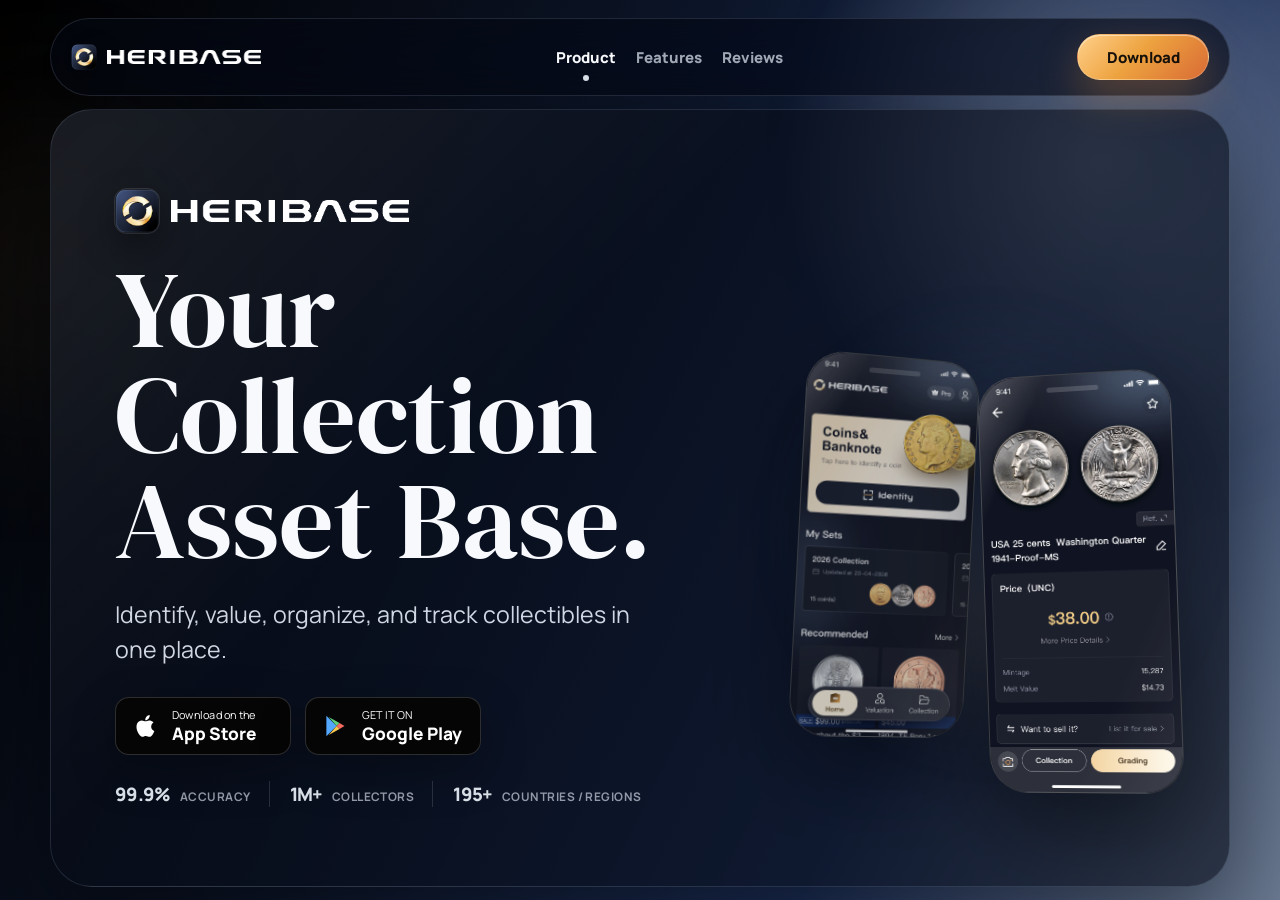
<file: index.html>
<!doctype html>
<html lang="en">
  <head>
    <meta charset="utf-8" />
    <meta name="viewport" content="width=device-width, initial-scale=1" />
    <title>Heribase</title>
    <meta
      name="description"
      content="Heribase helps collectors identify, value, organize, and track collectibles in one place."
    />
    <link rel="icon" href="public/brand/heribase-icon-64.png" />
    <script src="app-env.js"></script>
    <link rel="stylesheet" href="styles.css?v=20260517-3" />
  </head>
  <body>
    <main class="page-shell">
      <div class="ambient ambient--left"></div>
      <div class="ambient ambient--right"></div>

      <div class="page-frame">
        <header class="site-header">
          <a href="#product" class="brand-mark" aria-label="Heribase home">
            <img
              src="public/brand/heribase-icon-64.png"
              alt=""
              width="26"
              height="26"
              class="brand-mark__icon"
            />
            <img
              src="public/brand/heribase-word-white.png"
              alt="Heribase"
              width="186"
              height="18"
              class="brand-mark__logo"
            />
          </a>

          <nav class="site-nav" aria-label="Main">
            <a href="#product" class="site-nav__link site-nav__link--active">Product</a>
            <a href="#features" class="site-nav__link">Features</a>
            <a href="#reviews" class="site-nav__link">Reviews</a>
          </nav>

          <div class="site-actions">
            <a href="https://apps.apple.com/us/app/heribase/id6762598274" class="button button--primary site-download" target="_blank" rel="noopener">Download</a>
          </div>
        </header>

        <section class="hero snap-section" id="product">
          <div class="hero__inner">
            <div class="hero__copy">
              <div class="hero__brand">
                <img
                  src="public/brand/heribase-icon-128.png"
                  alt=""
                  width="44"
                  height="44"
                  class="hero__brand-icon"
                />
                <img
                  src="public/brand/heribase-word-white.png"
                  alt="Heribase"
                  width="186"
                  height="18"
                  class="hero__brand-logo"
                />
              </div>
              <h1>Your Collection Asset Base.</h1>
              <p class="hero__subhead">Identify, value, organize, and track collectibles in one place.</p>

              <div class="hero__actions">
                <a href="https://apps.apple.com/us/app/heribase/id6762598274" class="store-badge" aria-label="Download on the App Store" target="_blank" rel="noopener">
                  <span class="store-badge__icon store-badge__icon--apple">
                    <svg viewBox="0 0 32 32" aria-hidden="true">
                      <path d="M21.9 16.8c0-3.1 2.6-4.6 2.7-4.7-1.5-2.1-3.7-2.4-4.5-2.5-1.9-.2-3.7 1.1-4.7 1.1-1 0-2.5-1.1-4.1-1.1-2.1 0-4 1.2-5.1 3.1-2.2 3.8-.6 9.4 1.6 12.5 1.1 1.5 2.3 3.2 4 3.1 1.6-.1 2.2-1 4.1-1 1.9 0 2.4 1 4.1 1 1.7 0 2.8-1.5 3.8-3 1.2-1.8 1.7-3.5 1.8-3.6-.1 0-3.6-1.4-3.7-4.9Z" />
                      <path d="M18.9 7.6c.9-1.1 1.5-2.6 1.3-4.1-1.3.1-2.8.9-3.7 1.9-.8.9-1.5 2.5-1.3 3.9 1.4.1 2.8-.7 3.7-1.7Z" />
                    </svg>
                  </span>
                  <span class="store-badge__text">
                    <span class="store-badge__kicker">Download on the</span>
                    <span class="store-badge__label">App Store</span>
                  </span>
                </a>
                <a href="https://play.google.com/store/apps/details?id=com.weipaitang.coin" class="store-badge" aria-label="Get it on Google Play" target="_blank" rel="noopener">
                  <span class="store-badge__icon store-badge__icon--play">
                    <svg viewBox="0 0 32 32" aria-hidden="true">
                      <path class="play-shape play-shape--blue" d="M5 4.2v23.6l11.7-11.8L5 4.2Z" />
                      <path class="play-shape play-shape--green" d="M16.7 16 20 12.7 7.7 5.6 16.7 16Z" />
                      <path class="play-shape play-shape--yellow" d="M16.7 16 7.7 26.4 20 19.3 16.7 16Z" />
                      <path class="play-shape play-shape--red" d="m20 12.7 5.7 3.3-5.7 3.3-3.3-3.3 3.3-3.3Z" />
                    </svg>
                  </span>
                  <span class="store-badge__text">
                    <span class="store-badge__kicker">GET IT ON</span>
                    <span class="store-badge__label">Google Play</span>
                  </span>
                </a>
              </div>

              <div class="hero__stats">
                <article class="stat-chip"><strong>99.9%</strong><span>Accuracy</span></article>
                <article class="stat-chip"><strong>1M+</strong><span>Collectors</span></article>
                <article class="stat-chip"><strong>195+</strong><span>Countries / regions</span></article>
              </div>
            </div>

            <div class="hero__app-showcase" aria-hidden="true">
              <div class="hero__app-glow"></div>
              <div class="phone-mock phone-mock--side">
                <img
                  src="public/hero-app-collection.png"
                  alt=""
                  width="750"
                  height="1624"
                  class="phone-mock__screen"
                />
              </div>
              <div class="phone-mock phone-mock--front">
                <img
                  src="public/hero-app-detail.png"
                  alt=""
                  width="750"
                  height="1624"
                  class="phone-mock__screen"
                />
              </div>
            </div>
          </div>
        </section>

        <section class="section snap-section section--features" id="features">
          <div class="section-heading">
            <p class="section-label">Features</p>
            <h2>Built for recognition, valuation, portfolio control, and connection.</h2>
          </div>

          <div class="feature-grid">
            <article class="feature-card feature-card--scan">
              <div class="feature-card__icon">
                <svg viewBox="0 0 64 64" aria-hidden="true">
                  <path d="M18 24h6l3-5h10l3 5h6a6 6 0 0 1 6 6v14a6 6 0 0 1-6 6H18a6 6 0 0 1-6-6V30a6 6 0 0 1 6-6Z" />
                  <circle cx="32" cy="37" r="9" />
                  <path d="M20 18h-6v6M50 24v-6h-6M14 46v6h6M44 52h6v-6" />
                </svg>
              </div>
              <h3>Scan &amp; Identify</h3>
              <p>Take a photo or upload an image to recognize collectible items and view available details.</p>
            </article>
            <article class="feature-card feature-card--valuation">
              <div class="feature-card__icon">
                <svg viewBox="0 0 64 64" aria-hidden="true">
                  <path d="M14 20a6 6 0 0 1 6-6h17l13 13-22 23-14-14V20Z" />
                  <circle cx="25" cy="25" r="3.2" />
                  <path d="M37 28v15" />
                  <path d="M43 31h-8a4 4 0 0 0 0 8h4a4 4 0 0 1 0 8h-9" />
                </svg>
              </div>
              <h3>Value Estimates</h3>
              <p>View estimated value ranges based on available market references and collectible information.</p>
            </article>
            <article class="feature-card feature-card--portfolio">
              <div class="feature-card__icon">
                <svg viewBox="0 0 64 64" aria-hidden="true">
                  <path d="M12 50h42" />
                  <path d="M14 44l10-12 9 7 15-20" />
                  <path d="M44 19h4v4" />
                  <circle cx="24" cy="32" r="3" />
                  <circle cx="33" cy="39" r="3" />
                </svg>
              </div>
              <h3>Collection Management</h3>
              <p>Save items into your personal collection and keep records organized in one place.</p>
            </article>
            <article class="feature-card feature-card--trading">
              <div class="feature-card__icon">
                <svg viewBox="0 0 64 64" aria-hidden="true">
                  <path d="M18 23h28l-7-7M46 23l-7 7" />
                  <path d="M46 41H18l7 7M18 41l7-7" />
                  <circle cx="18" cy="23" r="5" />
                  <circle cx="46" cy="41" r="5" />
                </svg>
              </div>
              <h3>Price Tracking</h3>
              <p>Follow value changes and market trends over time as your collection evolves.</p>
            </article>
          </div>
        </section>

        <section class="section snap-section section--collection" id="collection">
          <div class="section-heading section-heading--split">
            <div>
              <p class="section-label">3D Collection</p>
              <h2>Showcase your collection in 3D.</h2>
            </div>
          </div>

          <div class="collection-showcase" aria-label="Featured collectible coins">
            <div class="collection-stage__coins">
              <article class="collection-side-coin collection-side-coin--silver">
                <img src="public/coins/american-silver-eagle-front.webp" alt="American Silver Eagle obverse" />
                <strong>The American Silver Eagle</strong>
              </article>

              <article class="collection-viewer">
                <div class="coin-scene" aria-hidden="true">
                  <div class="coin-orbit">
                    <div class="coin-3d coin-3d--saint" id="collectionCoin" data-slices="56">
                      <span class="coin-3d__face coin-3d__face--front">
                        <img src="public/coins/saint-gaudens-front.webp" alt="" />
                      </span>
                      <span class="coin-3d__face coin-3d__face--back">
                        <img src="public/coins/saint-gaudens-back.webp" alt="" />
                      </span>
                    </div>
                  </div>
                </div>
                <div class="collection-card__copy">
                  <h3>The Saint-Gaudens Double Eagle</h3>
                </div>
              </article>

              <article class="collection-side-coin collection-side-coin--bronze">
                <img src="public/coins/liberty-head-front.webp" alt="Liberty Head Double Eagle obverse" />
                <strong>The Liberty Head Double Eagle</strong>
              </article>
            </div>
            <p class="collection-showcase__note">
              Save, inspect, and present high-value coins with a dimensional in-app collection view.
            </p>
          </div>
        </section>

        <section class="section snap-section section--appraisal" id="appraisal">
          <div class="section-heading section-heading--split">
            <div>
              <p class="section-label">Expert Appraisal</p>
              <h2>Meet our appraisers.</h2>
            </div>
          </div>

          <div class="appraisal-layout">
            <div class="appraisal-feature">
              <figure class="appraisal-feature__portrait">
                <img id="appraiserPhoto" src="public/appraisers/ukraine.png" alt="Ukraine" />
              </figure>

              <div class="appraisal-feature__copy">
                <h3 id="appraiserName">Ukraine</h3>
                <p class="appraisal-feature__role" id="appraiserRole">Numismatics Specialist</p>
                <strong id="appraiserExperience">Russian Empire, Soviet, European, and American coinage</strong>
                <p id="appraiserDescription">
                  Specializes in Russian Empire, Soviet, European, and American coinage, with a practical eye for attribution and market context.
                </p>
              </div>

              <aside class="appraisal-report" aria-label="Scrollable appraisal report example">
                <div class="appraisal-report__screen">
                  <img src="public/appraisers/appraisal-case-screen.png" alt="Example Heribase appraisal report" />
                </div>
              </aside>
            </div>

            <div class="appraiser-strip" aria-label="Select an appraiser">
              <button class="appraiser-thumb appraiser-thumb--active" type="button" data-name="Ukraine" data-role="Numismatics Specialist" data-experience="Russian Empire, Soviet, European, and American coinage" data-description="Specializes in Russian Empire, Soviet, European, and American coinage, with a practical eye for attribution and market context." data-photo="public/appraisers/ukraine.png">
                <img src="public/appraisers/ukraine.png" alt="" />
                <span>Ukraine</span>
              </button>
              <button class="appraiser-thumb" type="button" data-name="2EuroHunt" data-role="Euro Coin Expert" data-experience="Commemorative euro issues and variants" data-description="Focuses on 2 euro commemorative coins, rare issues, and variants across modern European releases." data-photo="public/appraisers/2eurohunt.png">
                <img src="public/appraisers/2eurohunt.png" alt="" />
                <span>2EuroHunt</span>
              </button>
              <button class="appraiser-thumb" type="button" data-name="MingJie" data-role="Variety Analyst" data-experience="World coin varieties and modern Chinese coins" data-description="Supports variety review across world coins and modern Chinese circulation coins, helping collectors understand subtle differences." data-photo="public/appraisers/mingjie.png">
                <img src="public/appraisers/mingjie.png" alt="" />
                <span>MingJie</span>
              </button>
              <button class="appraiser-thumb" type="button" data-name="Silverpicker" data-role="Authentication Expert" data-experience="U.S. &amp; Global Coins" data-description="Reviews U.S. and global coins, banknotes, and authentication context for collectors who need a more trusted second look." data-photo="public/appraisers/silverpicker.png">
                <img src="public/appraisers/silverpicker.png" alt="" />
                <span>Silverpicker</span>
              </button>
              <button class="appraiser-thumb" type="button" data-name="Irishsilverstack" data-role="Precious Metal Specialist" data-experience="Silver, gold, and investment coins" data-description="Covers silver, gold, and investment coins with years of hands-on collecting and precious-metal market experience." data-photo="public/appraisers/irishsilverstack.png">
                <img src="public/appraisers/irishsilverstack.png" alt="" />
                <span>Irishsilverstack</span>
              </button>
              <button class="appraiser-thumb" type="button" data-name="Numismática JF" data-role="Brazilian Currency Expert" data-experience="Brazilian coins and banknotes" data-description="Reviews Brazilian coins and banknotes, with particular focus on Real Plan issues and regional collection context." data-photo="public/appraisers/numismatica-jf.png">
                <img src="public/appraisers/numismatica-jf.png" alt="" />
                <span>Numismática JF</span>
              </button>
              <button class="appraiser-thumb" type="button" data-name="Manny Vilahomat" data-role="Error &amp; Variety Specialist" data-experience="U.S. and Spanish coinage, mint errors, and varieties" data-description="Specializes in U.S. and Spanish coinage, mint errors, and rare varieties that require careful manual review." data-photo="public/appraisers/manny-vilahomat.png">
                <img src="public/appraisers/manny-vilahomat.png" alt="" />
                <span>Manny Vilahomat</span>
              </button>
            </div>
          </div>
        </section>

        <section class="section snap-section section--reviews" id="reviews">
          <div class="section-heading section-heading--split reviews-heading">
            <div>
              <p class="section-label">Reviews</p>
              <h2>What collectors actually like about it.</h2>
            </div>
          </div>

          <div class="reviews-shell" aria-label="Collector reviews">
            <div class="reviews-track" id="reviewsTrack"></div>
          </div>
        </section>

        <footer class="footer" id="cta">
          <div class="footer__top">
            <div class="footer__intro">
              <p class="footer__eyebrow">Download</p>
              <h2>Build your collection on a stronger base.</h2>
              <p class="footer__copy">
                Heribase helps collectors identify, value, organize, and track collectibles with more clarity.
              </p>
            </div>

            <div class="footer__download" id="footer-download">
              <a href="https://apps.apple.com/us/app/heribase/id6762598274" class="store-badge store-badge--dark" aria-label="Download on the App Store" target="_blank" rel="noopener">
                <span class="store-badge__icon store-badge__icon--apple">
                  <svg viewBox="0 0 32 32" aria-hidden="true">
                    <path d="M21.9 16.8c0-3.1 2.6-4.6 2.7-4.7-1.5-2.1-3.7-2.4-4.5-2.5-1.9-.2-3.7 1.1-4.7 1.1-1 0-2.5-1.1-4.1-1.1-2.1 0-4 1.2-5.1 3.1-2.2 3.8-.6 9.4 1.6 12.5 1.1 1.5 2.3 3.2 4 3.1 1.6-.1 2.2-1 4.1-1 1.9 0 2.4 1 4.1 1 1.7 0 2.8-1.5 3.8-3 1.2-1.8 1.7-3.5 1.8-3.6-.1 0-3.6-1.4-3.7-4.9Z" />
                    <path d="M18.9 7.6c.9-1.1 1.5-2.6 1.3-4.1-1.3.1-2.8.9-3.7 1.9-.8.9-1.5 2.5-1.3 3.9 1.4.1 2.8-.7 3.7-1.7Z" />
                  </svg>
                </span>
                <span class="store-badge__text">
                  <span class="store-badge__kicker">Download on the</span>
                  <span class="store-badge__label">App Store</span>
                </span>
              </a>
              <a href="https://play.google.com/store/apps/details?id=com.weipaitang.coin" class="store-badge store-badge--dark" aria-label="Get it on Google Play" target="_blank" rel="noopener">
                <span class="store-badge__icon store-badge__icon--play">
                  <svg viewBox="0 0 32 32" aria-hidden="true">
                    <path class="play-shape play-shape--blue" d="M5 4.2v23.6l11.7-11.8L5 4.2Z" />
                    <path class="play-shape play-shape--green" d="M16.7 16 20 12.7 7.7 5.6 16.7 16Z" />
                    <path class="play-shape play-shape--yellow" d="M16.7 16 7.7 26.4 20 19.3 16.7 16Z" />
                    <path class="play-shape play-shape--red" d="m20 12.7 5.7 3.3-5.7 3.3-3.3-3.3 3.3-3.3Z" />
                  </svg>
                </span>
                <span class="store-badge__text">
                  <span class="store-badge__kicker">GET IT ON</span>
                  <span class="store-badge__label">Google Play</span>
                </span>
              </a>
            </div>
          </div>

          <div class="footer__bottom">
            <div class="footer__legal">
              <p class="footer__brand">
                <img
                  src="public/brand/heribase-icon-64.png"
                  alt=""
                  width="28"
                  height="28"
                  class="footer__brand-icon"
                />
                <img
                  src="public/brand/heribase-word-white.png"
                  alt="Heribase"
                  width="144"
                  height="14"
                  class="footer__brand-logo"
                />
              </p>
              <p class="footer__copy footer__copy--small">
                A valuation and collection management platform for modern collectibles.
                Contact: <a href="mailto:contactus@heritcoin.com">contactus@heritcoin.com</a>
              </p>
            </div>

            <div class="footer__links">
              <a href="about.html">About</a>
              <a href="privacy.html">Privacy Policy</a>
              <a href="terms.html">Terms of Use</a>
              <a href="mailto:contactus@heritcoin.com">Contact Us</a>
            </div>
          </div>
        </footer>
      </div>
    </main>

    <script src="script.js?v=20260516-4"></script>
  </body>
</html>
</file>
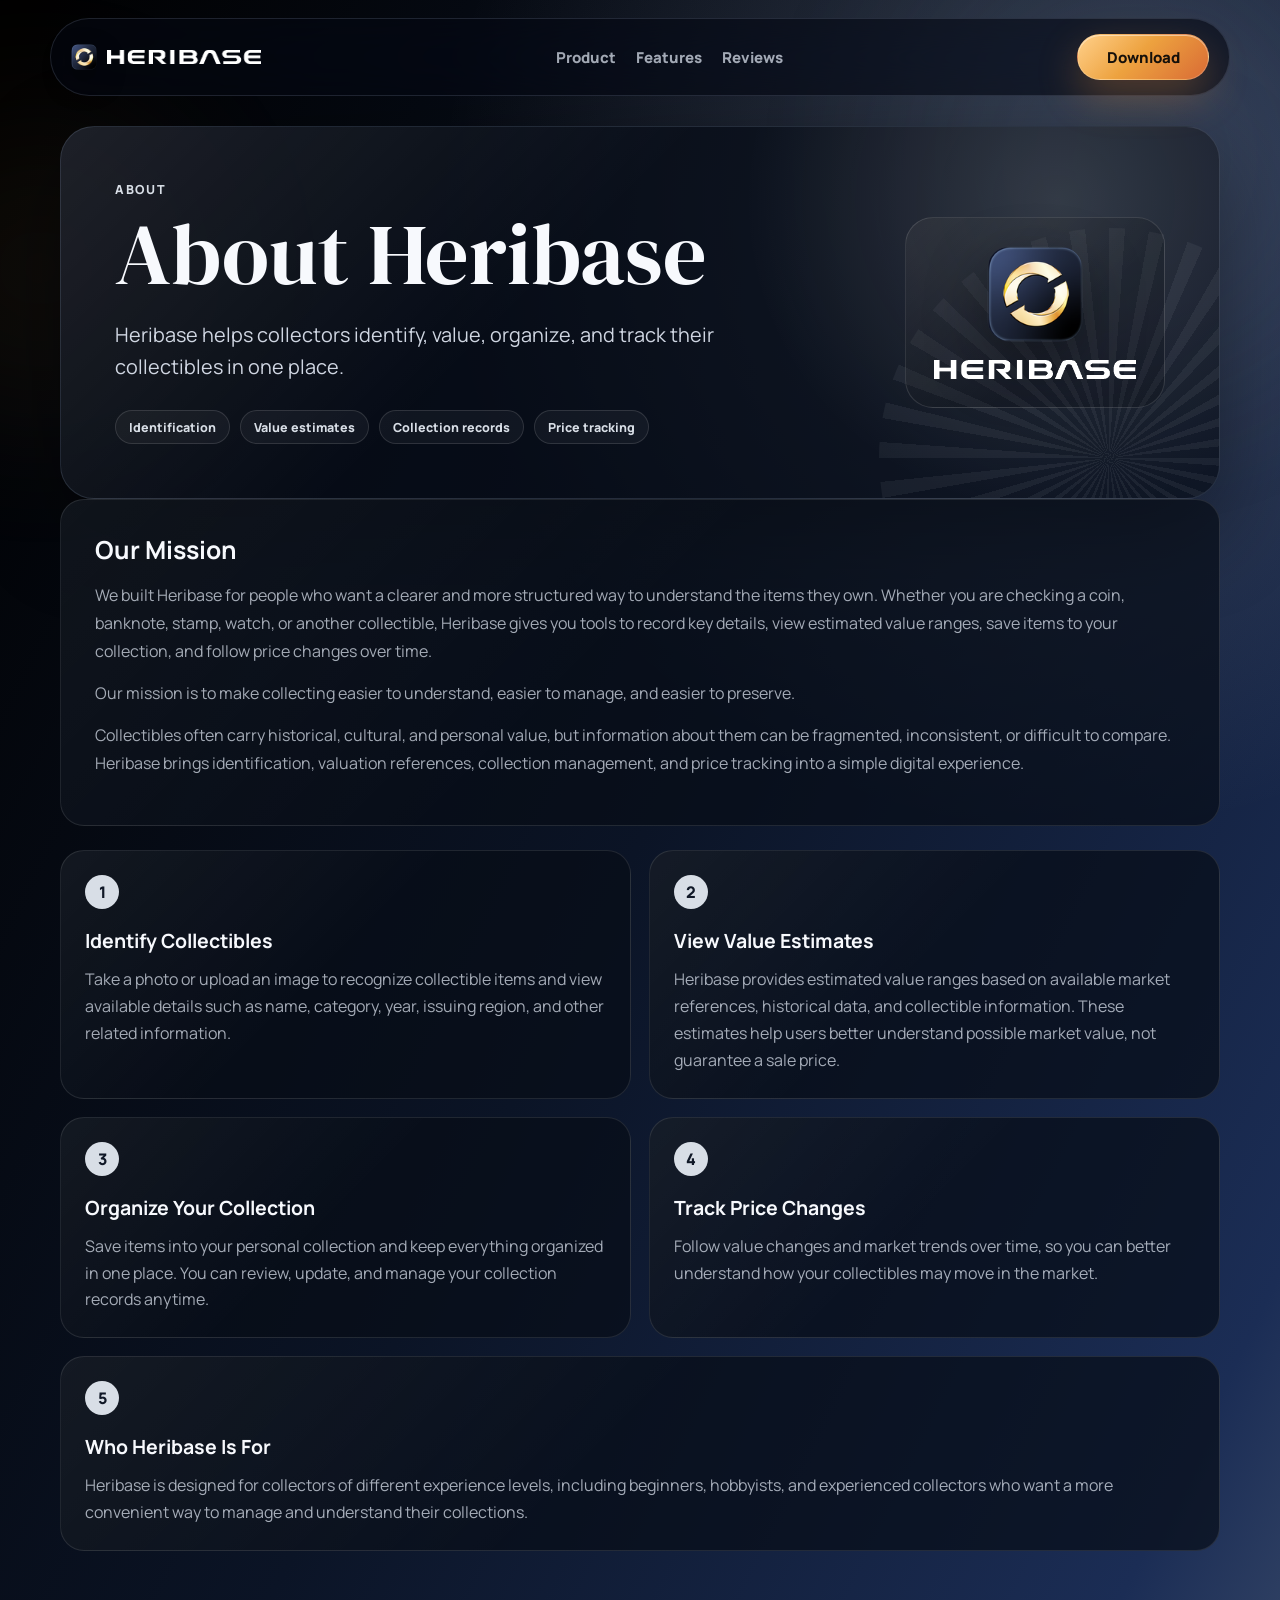
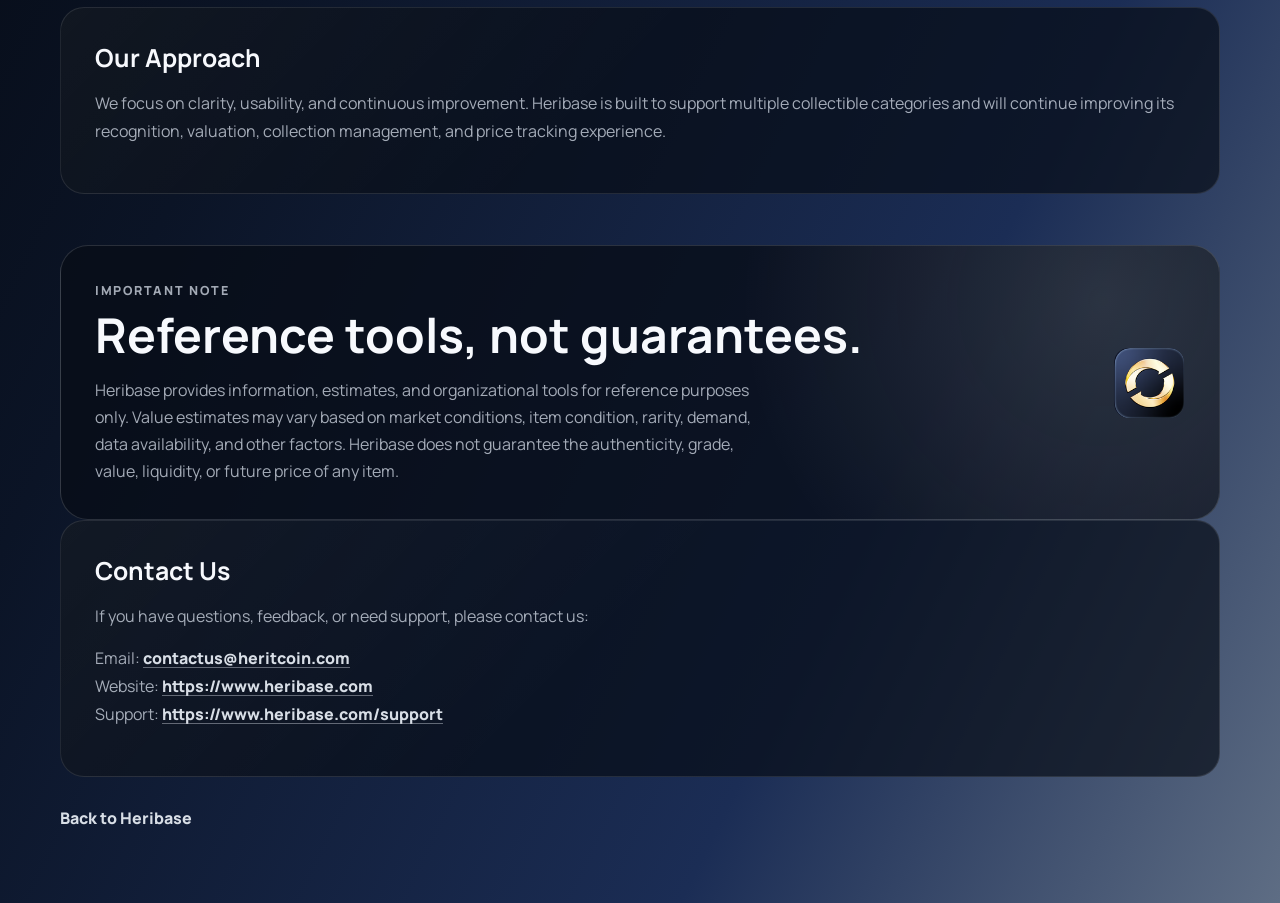
<file: about.html>
<!doctype html>
<html lang="en">
  <head>
    <meta charset="utf-8" />
    <meta name="viewport" content="width=device-width, initial-scale=1" />
    <title>About Heribase</title>
    <meta
      name="description"
      content="Learn how Heribase helps collectors identify, value, organize, and track their collectibles in one place."
    />
    <link rel="icon" href="public/brand/heribase-icon-64.png" />
    <script src="app-env.js"></script>
    <link rel="stylesheet" href="styles.css" />
  </head>
  <body class="legal-page">
    <div class="ambient ambient--left"></div>
    <div class="ambient ambient--right"></div>

    <header class="site-header">
      <a href="index.html#product" class="brand-mark" aria-label="Heribase home">
        <img src="public/brand/heribase-icon-64.png" alt="" width="26" height="26" class="brand-mark__icon" />
        <img src="public/brand/heribase-word-white.png" alt="Heribase" width="186" height="18" class="brand-mark__logo" />
      </a>
      <nav class="site-nav" aria-label="Main">
        <a href="index.html#product" class="site-nav__link">Product</a>
        <a href="index.html#features" class="site-nav__link">Features</a>
        <a href="index.html#reviews" class="site-nav__link">Reviews</a>
      </nav>
      <div class="site-actions">
        <a href="https://apps.apple.com/us/app/heribase/id6762598274" class="button button--primary site-download" target="_blank" rel="noopener">Download</a>
      </div>
    </header>

    <main class="legal-main">
      <section class="legal-hero">
        <div class="legal-hero__copy">
          <p class="legal-kicker">About</p>
          <h1>About Heribase</h1>
          <p class="legal-lead">
            Heribase helps collectors identify, value, organize, and track their collectibles in one place.
          </p>
          <div class="legal-pills" aria-label="Heribase highlights">
            <span class="legal-pill">Identification</span>
            <span class="legal-pill">Value estimates</span>
            <span class="legal-pill">Collection records</span>
            <span class="legal-pill">Price tracking</span>
          </div>
        </div>
        <div class="legal-hero__mark" aria-hidden="true">
          <img src="public/brand/heribase-icon-128.png" alt="" class="legal-hero__icon" />
          <img src="public/brand/heribase-word-white.png" alt="" class="legal-hero__logo" />
        </div>
      </section>

      <section class="legal-section">
        <h2>Our Mission</h2>
        <p>
          We built Heribase for people who want a clearer and more structured way to understand the items they own. Whether you are checking a coin, banknote, stamp, watch, or another collectible, Heribase gives you tools to record key details, view estimated value ranges, save items to your collection, and follow price changes over time.
        </p>
        <p>
          Our mission is to make collecting easier to understand, easier to manage, and easier to preserve.
        </p>
        <p>
          Collectibles often carry historical, cultural, and personal value, but information about them can be fragmented, inconsistent, or difficult to compare. Heribase brings identification, valuation references, collection management, and price tracking into a simple digital experience.
        </p>
      </section>

      <div class="about-feature-grid" aria-label="Heribase feature overview">
        <article class="about-card">
          <span class="about-card__index">1</span>
          <h2>Identify Collectibles</h2>
          <p>
            Take a photo or upload an image to recognize collectible items and view available details such as name, category, year, issuing region, and other related information.
          </p>
        </article>
        <article class="about-card">
          <span class="about-card__index">2</span>
          <h2>View Value Estimates</h2>
          <p>
            Heribase provides estimated value ranges based on available market references, historical data, and collectible information. These estimates help users better understand possible market value, not guarantee a sale price.
          </p>
        </article>
        <article class="about-card">
          <span class="about-card__index">3</span>
          <h2>Organize Your Collection</h2>
          <p>
            Save items into your personal collection and keep everything organized in one place. You can review, update, and manage your collection records anytime.
          </p>
        </article>
        <article class="about-card">
          <span class="about-card__index">4</span>
          <h2>Track Price Changes</h2>
          <p>
            Follow value changes and market trends over time, so you can better understand how your collectibles may move in the market.
          </p>
        </article>
        <article class="about-card">
          <span class="about-card__index">5</span>
          <h2>Who Heribase Is For</h2>
          <p>
            Heribase is designed for collectors of different experience levels, including beginners, hobbyists, and experienced collectors who want a more convenient way to manage and understand their collections.
          </p>
        </article>
      </div>

      <section class="legal-section">
        <h2>Our Approach</h2>
        <p>
          We focus on clarity, usability, and continuous improvement. Heribase is built to support multiple collectible categories and will continue improving its recognition, valuation, collection management, and price tracking experience.
        </p>
      </section>

      <section class="legal-callout">
        <div>
          <p class="legal-kicker">Important Note</p>
          <h2>Reference tools, not guarantees.</h2>
          <p>
            Heribase provides information, estimates, and organizational tools for reference purposes only. Value estimates may vary based on market conditions, item condition, rarity, demand, data availability, and other factors. Heribase does not guarantee the authenticity, grade, value, liquidity, or future price of any item.
          </p>
        </div>
        <img src="public/brand/heribase-icon-128.png" alt="" />
      </section>

      <section class="legal-section">
        <h2>Contact Us</h2>
        <p>If you have questions, feedback, or need support, please contact us:</p>
        <p>
          Email: <a href="mailto:contactus@heritcoin.com" class="text-link">contactus@heritcoin.com</a><br />
          Website: <a href="https://www.heribase.com" class="text-link">https://www.heribase.com</a><br />
          Support: <a href="https://www.heribase.com/support" class="text-link">https://www.heribase.com/support</a>
        </p>
      </section>

      <a href="index.html#cta" class="legal-back">Back to Heribase</a>
    </main>
  </body>
</html>
</file>
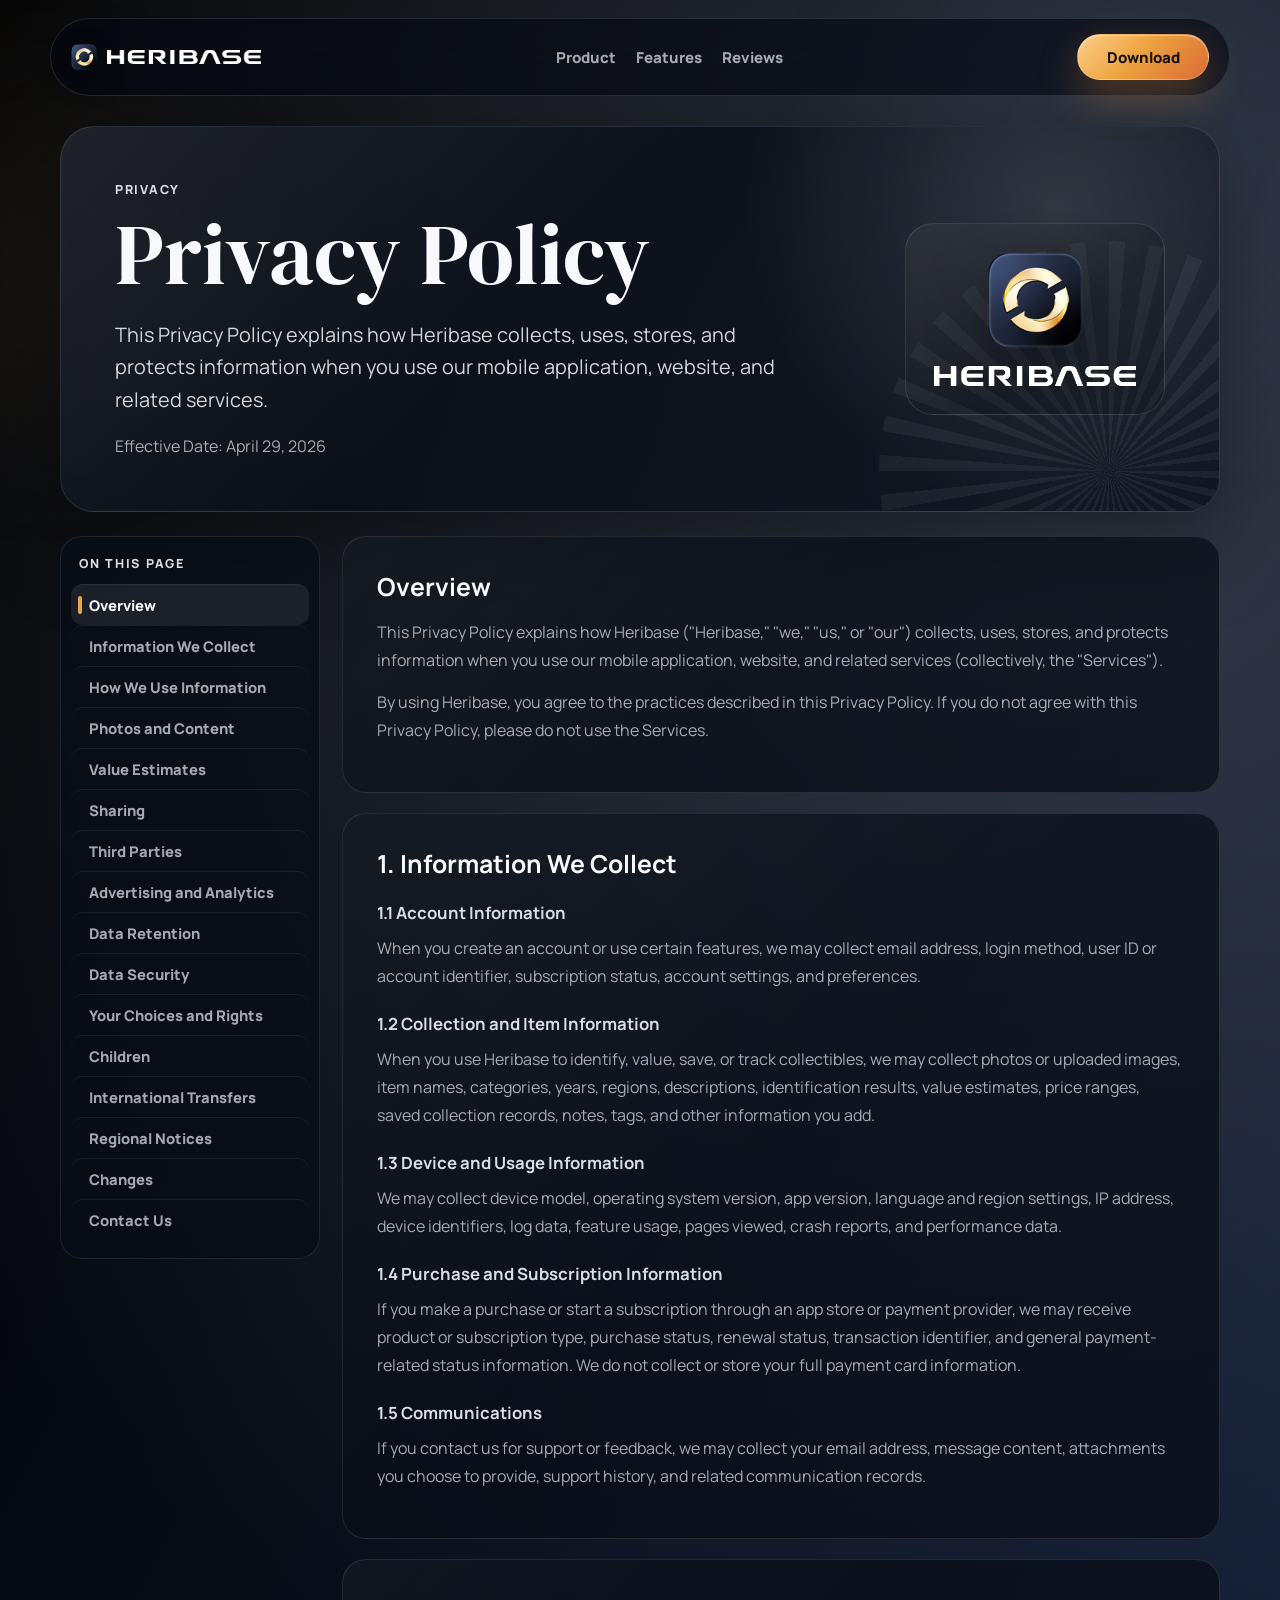
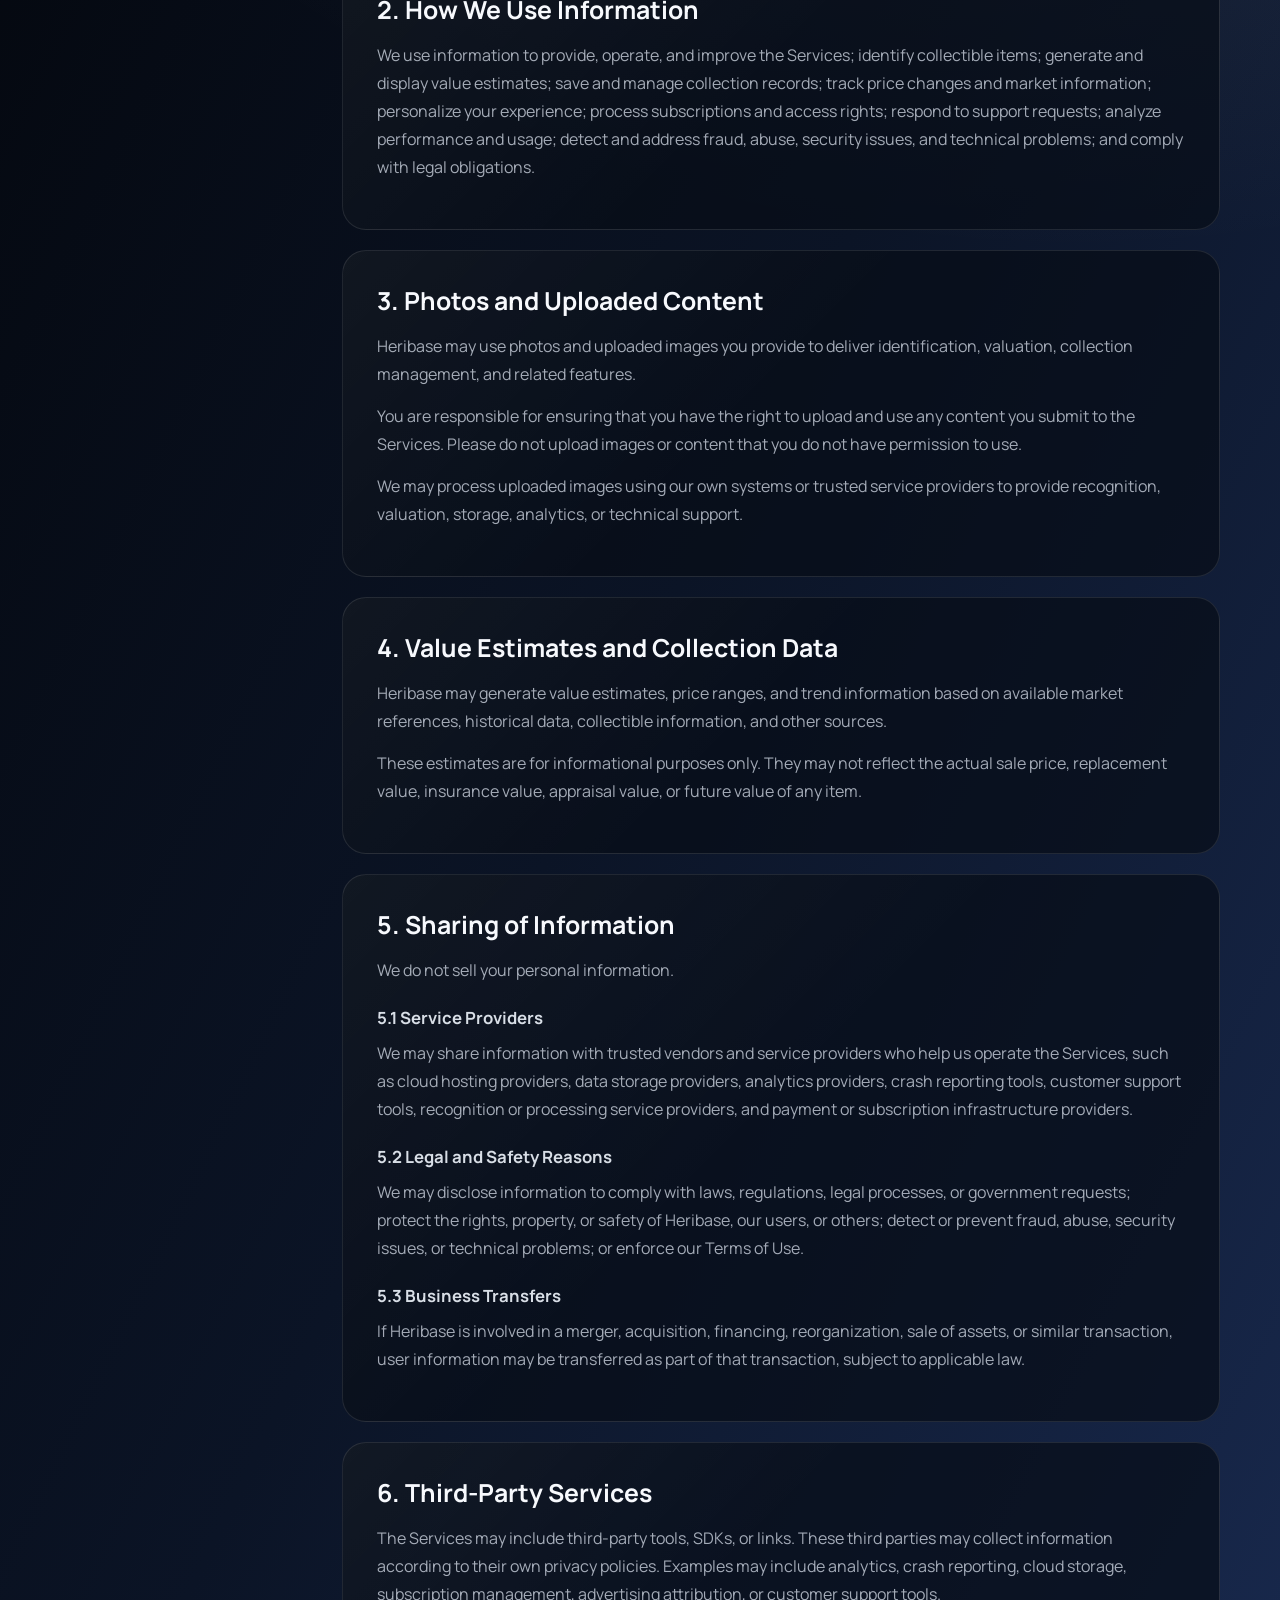
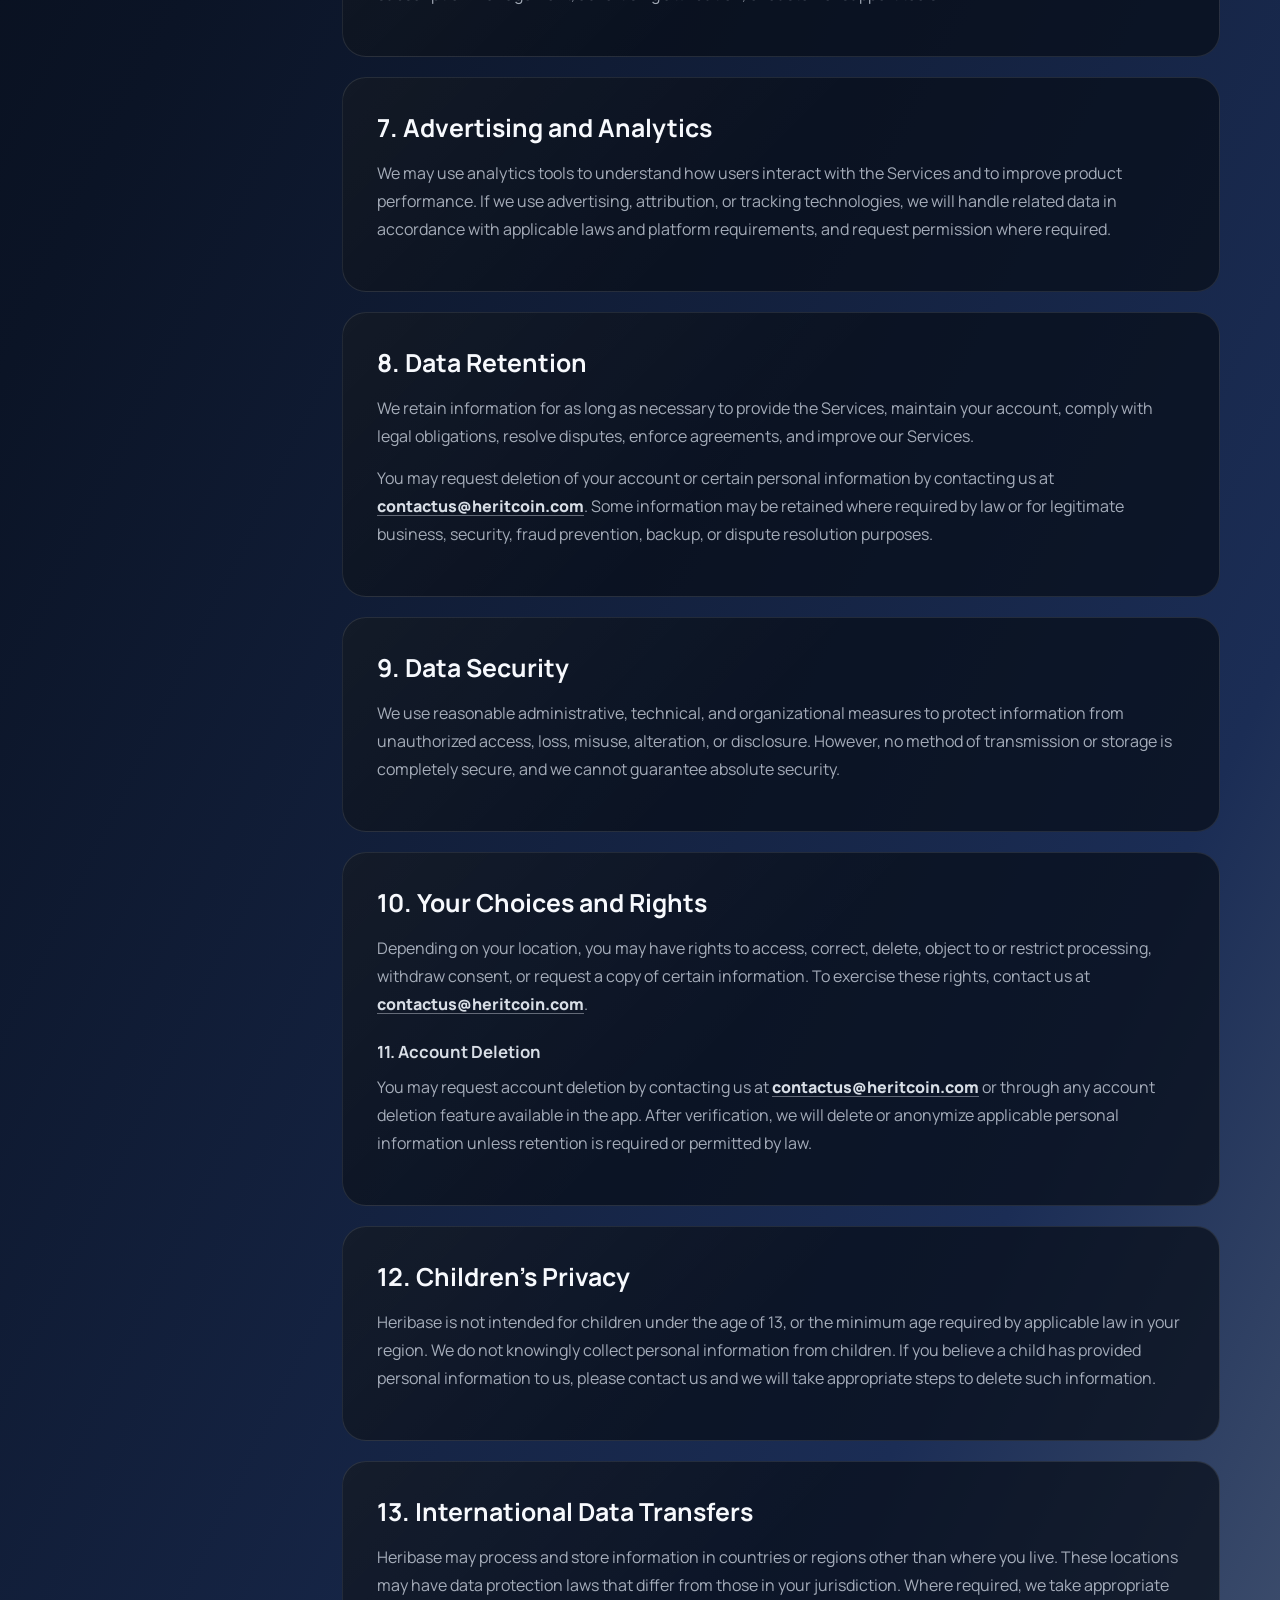
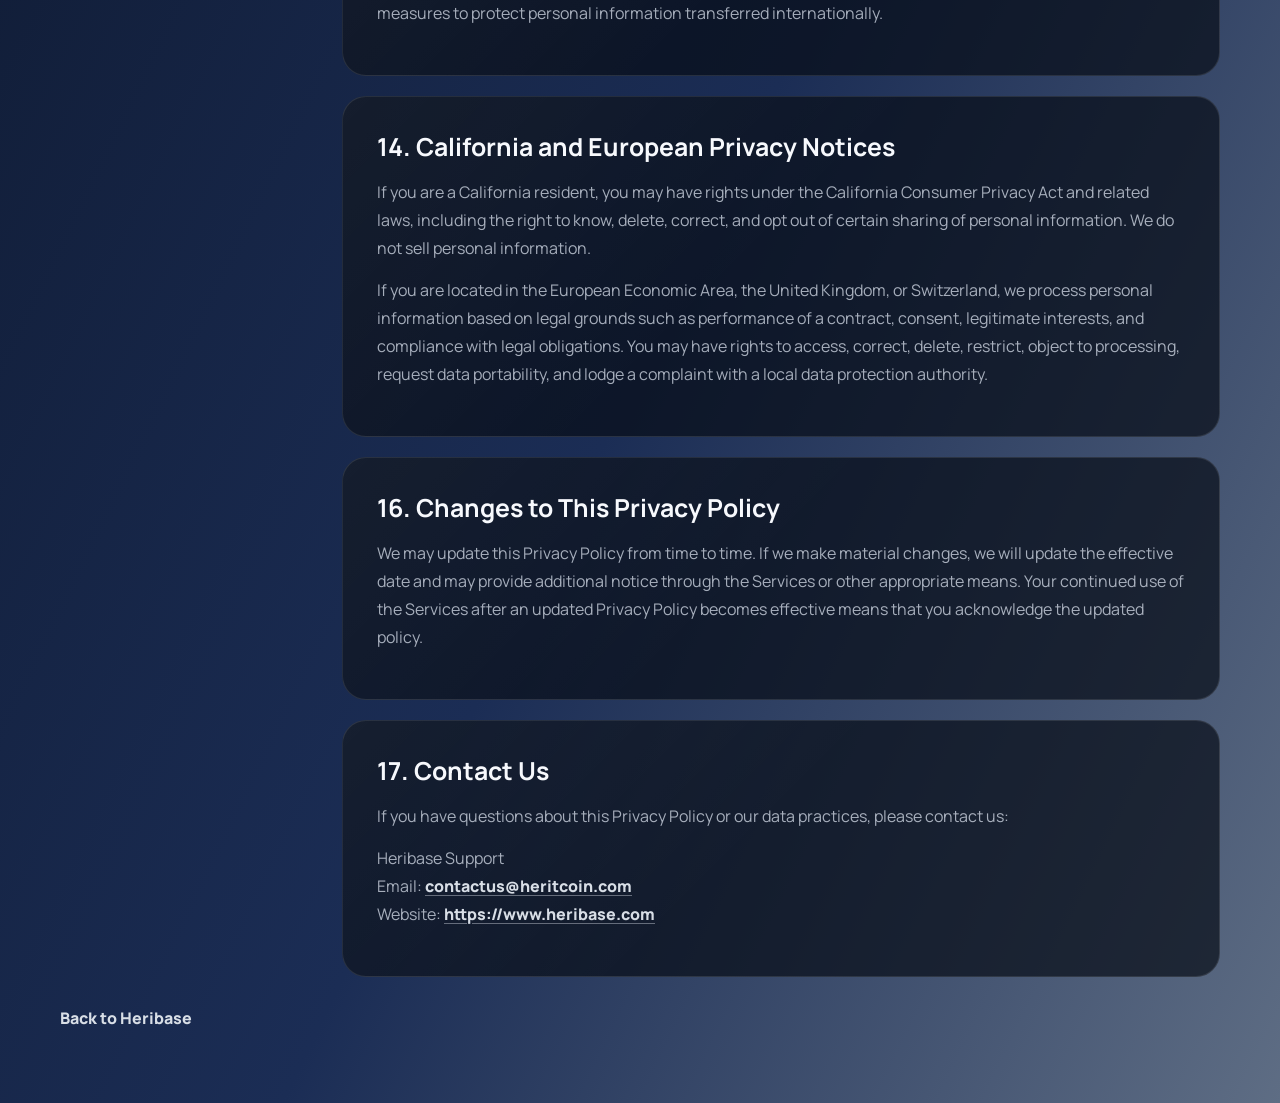
<file: privacy.html>
<!doctype html>
<html lang="en">
  <head>
    <meta charset="utf-8" />
    <meta name="viewport" content="width=device-width, initial-scale=1" />
    <title>Heribase Privacy Policy</title>
    <meta name="description" content="Heribase Privacy Policy." />
    <link rel="icon" href="public/brand/heribase-icon-64.png" />
    <script src="app-env.js"></script>
    <link rel="stylesheet" href="styles.css" />
  </head>
  <body class="legal-page">
    <div class="ambient ambient--left"></div>
    <div class="ambient ambient--right"></div>

    <header class="site-header">
      <a href="index.html#product" class="brand-mark" aria-label="Heribase home">
        <img src="public/brand/heribase-icon-64.png" alt="" width="26" height="26" class="brand-mark__icon" />
        <img src="public/brand/heribase-word-white.png" alt="Heribase" width="186" height="18" class="brand-mark__logo" />
      </a>
      <nav class="site-nav" aria-label="Main">
        <a href="index.html#product" class="site-nav__link">Product</a>
        <a href="index.html#features" class="site-nav__link">Features</a>
        <a href="index.html#reviews" class="site-nav__link">Reviews</a>
      </nav>
      <div class="site-actions">
        <a href="https://apps.apple.com/us/app/heribase/id6762598274" class="button button--primary site-download" target="_blank" rel="noopener">Download</a>
      </div>
    </header>

    <main class="legal-main">
      <section class="legal-hero">
        <div class="legal-hero__copy">
          <p class="legal-kicker">Privacy</p>
          <h1>Privacy Policy</h1>
          <p class="legal-lead">
            This Privacy Policy explains how Heribase collects, uses, stores, and protects information when you use our mobile application, website, and related services.
          </p>
          <p class="legal-updated">Effective Date: April 29, 2026</p>
        </div>
        <div class="legal-hero__mark" aria-hidden="true">
          <img src="public/brand/heribase-icon-128.png" alt="" class="legal-hero__icon" />
          <img src="public/brand/heribase-word-white.png" alt="" class="legal-hero__logo" />
        </div>
      </section>

      <div class="legal-layout">
        <aside class="legal-toc" aria-label="Privacy sections">
          <p class="legal-toc__title">On this page</p>
          <a href="#intro">Overview</a>
          <a href="#collect">Information We Collect</a>
          <a href="#use">How We Use Information</a>
          <a href="#photos">Photos and Content</a>
          <a href="#estimates">Value Estimates</a>
          <a href="#sharing">Sharing</a>
          <a href="#third-party">Third Parties</a>
          <a href="#analytics">Advertising and Analytics</a>
          <a href="#retention">Data Retention</a>
          <a href="#security">Data Security</a>
          <a href="#rights">Your Choices and Rights</a>
          <a href="#children">Children</a>
          <a href="#international">International Transfers</a>
          <a href="#regional">Regional Notices</a>
          <a href="#changes">Changes</a>
          <a href="#contact">Contact Us</a>
        </aside>

        <article class="legal-content">
          <section class="legal-section" id="intro">
            <h2>Overview</h2>
            <p>
              This Privacy Policy explains how Heribase ("Heribase," "we," "us," or "our") collects, uses, stores, and protects information when you use our mobile application, website, and related services (collectively, the "Services").
            </p>
            <p>
              By using Heribase, you agree to the practices described in this Privacy Policy. If you do not agree with this Privacy Policy, please do not use the Services.
            </p>
          </section>

          <section class="legal-section" id="collect">
            <h2>1. Information We Collect</h2>
            <h3>1.1 Account Information</h3>
            <p>When you create an account or use certain features, we may collect email address, login method, user ID or account identifier, subscription status, account settings, and preferences.</p>
            <h3>1.2 Collection and Item Information</h3>
            <p>When you use Heribase to identify, value, save, or track collectibles, we may collect photos or uploaded images, item names, categories, years, regions, descriptions, identification results, value estimates, price ranges, saved collection records, notes, tags, and other information you add.</p>
            <h3>1.3 Device and Usage Information</h3>
            <p>We may collect device model, operating system version, app version, language and region settings, IP address, device identifiers, log data, feature usage, pages viewed, crash reports, and performance data.</p>
            <h3>1.4 Purchase and Subscription Information</h3>
            <p>If you make a purchase or start a subscription through an app store or payment provider, we may receive product or subscription type, purchase status, renewal status, transaction identifier, and general payment-related status information. We do not collect or store your full payment card information.</p>
            <h3>1.5 Communications</h3>
            <p>If you contact us for support or feedback, we may collect your email address, message content, attachments you choose to provide, support history, and related communication records.</p>
          </section>

          <section class="legal-section" id="use">
            <h2>2. How We Use Information</h2>
            <p>We use information to provide, operate, and improve the Services; identify collectible items; generate and display value estimates; save and manage collection records; track price changes and market information; personalize your experience; process subscriptions and access rights; respond to support requests; analyze performance and usage; detect and address fraud, abuse, security issues, and technical problems; and comply with legal obligations.</p>
          </section>

          <section class="legal-section" id="photos">
            <h2>3. Photos and Uploaded Content</h2>
            <p>Heribase may use photos and uploaded images you provide to deliver identification, valuation, collection management, and related features.</p>
            <p>You are responsible for ensuring that you have the right to upload and use any content you submit to the Services. Please do not upload images or content that you do not have permission to use.</p>
            <p>We may process uploaded images using our own systems or trusted service providers to provide recognition, valuation, storage, analytics, or technical support.</p>
          </section>

          <section class="legal-section" id="estimates">
            <h2>4. Value Estimates and Collection Data</h2>
            <p>Heribase may generate value estimates, price ranges, and trend information based on available market references, historical data, collectible information, and other sources.</p>
            <p>These estimates are for informational purposes only. They may not reflect the actual sale price, replacement value, insurance value, appraisal value, or future value of any item.</p>
          </section>

          <section class="legal-section" id="sharing">
            <h2>5. Sharing of Information</h2>
            <p>We do not sell your personal information.</p>
            <h3>5.1 Service Providers</h3>
            <p>We may share information with trusted vendors and service providers who help us operate the Services, such as cloud hosting providers, data storage providers, analytics providers, crash reporting tools, customer support tools, recognition or processing service providers, and payment or subscription infrastructure providers.</p>
            <h3>5.2 Legal and Safety Reasons</h3>
            <p>We may disclose information to comply with laws, regulations, legal processes, or government requests; protect the rights, property, or safety of Heribase, our users, or others; detect or prevent fraud, abuse, security issues, or technical problems; or enforce our Terms of Use.</p>
            <h3>5.3 Business Transfers</h3>
            <p>If Heribase is involved in a merger, acquisition, financing, reorganization, sale of assets, or similar transaction, user information may be transferred as part of that transaction, subject to applicable law.</p>
          </section>

          <section class="legal-section" id="third-party">
            <h2>6. Third-Party Services</h2>
            <p>The Services may include third-party tools, SDKs, or links. These third parties may collect information according to their own privacy policies. Examples may include analytics, crash reporting, cloud storage, subscription management, advertising attribution, or customer support tools.</p>
          </section>

          <section class="legal-section" id="analytics">
            <h2>7. Advertising and Analytics</h2>
            <p>We may use analytics tools to understand how users interact with the Services and to improve product performance. If we use advertising, attribution, or tracking technologies, we will handle related data in accordance with applicable laws and platform requirements, and request permission where required.</p>
          </section>

          <section class="legal-section" id="retention">
            <h2>8. Data Retention</h2>
            <p>We retain information for as long as necessary to provide the Services, maintain your account, comply with legal obligations, resolve disputes, enforce agreements, and improve our Services.</p>
            <p>You may request deletion of your account or certain personal information by contacting us at <a href="mailto:contactus@heritcoin.com" class="text-link">contactus@heritcoin.com</a>. Some information may be retained where required by law or for legitimate business, security, fraud prevention, backup, or dispute resolution purposes.</p>
          </section>

          <section class="legal-section" id="security">
            <h2>9. Data Security</h2>
            <p>We use reasonable administrative, technical, and organizational measures to protect information from unauthorized access, loss, misuse, alteration, or disclosure. However, no method of transmission or storage is completely secure, and we cannot guarantee absolute security.</p>
          </section>

          <section class="legal-section" id="rights">
            <h2>10. Your Choices and Rights</h2>
            <p>Depending on your location, you may have rights to access, correct, delete, object to or restrict processing, withdraw consent, or request a copy of certain information. To exercise these rights, contact us at <a href="mailto:contactus@heritcoin.com" class="text-link">contactus@heritcoin.com</a>.</p>
            <h3>11. Account Deletion</h3>
            <p>You may request account deletion by contacting us at <a href="mailto:contactus@heritcoin.com" class="text-link">contactus@heritcoin.com</a> or through any account deletion feature available in the app. After verification, we will delete or anonymize applicable personal information unless retention is required or permitted by law.</p>
          </section>

          <section class="legal-section" id="children">
            <h2>12. Children's Privacy</h2>
            <p>Heribase is not intended for children under the age of 13, or the minimum age required by applicable law in your region. We do not knowingly collect personal information from children. If you believe a child has provided personal information to us, please contact us and we will take appropriate steps to delete such information.</p>
          </section>

          <section class="legal-section" id="international">
            <h2>13. International Data Transfers</h2>
            <p>Heribase may process and store information in countries or regions other than where you live. These locations may have data protection laws that differ from those in your jurisdiction. Where required, we take appropriate measures to protect personal information transferred internationally.</p>
          </section>

          <section class="legal-section" id="regional">
            <h2>14. California and European Privacy Notices</h2>
            <p>If you are a California resident, you may have rights under the California Consumer Privacy Act and related laws, including the right to know, delete, correct, and opt out of certain sharing of personal information. We do not sell personal information.</p>
            <p>If you are located in the European Economic Area, the United Kingdom, or Switzerland, we process personal information based on legal grounds such as performance of a contract, consent, legitimate interests, and compliance with legal obligations. You may have rights to access, correct, delete, restrict, object to processing, request data portability, and lodge a complaint with a local data protection authority.</p>
          </section>

          <section class="legal-section" id="changes">
            <h2>16. Changes to This Privacy Policy</h2>
            <p>We may update this Privacy Policy from time to time. If we make material changes, we will update the effective date and may provide additional notice through the Services or other appropriate means. Your continued use of the Services after an updated Privacy Policy becomes effective means that you acknowledge the updated policy.</p>
          </section>

          <section class="legal-section" id="contact">
            <h2>17. Contact Us</h2>
            <p>If you have questions about this Privacy Policy or our data practices, please contact us:</p>
            <p>
              Heribase Support<br />
              Email: <a href="mailto:contactus@heritcoin.com" class="text-link">contactus@heritcoin.com</a><br />
              Website: <a href="https://www.heribase.com" class="text-link">https://www.heribase.com</a>
            </p>
          </section>
        </article>
      </div>

      <a href="index.html#cta" class="legal-back">Back to Heribase</a>
    </main>
    <script src="legal.js" defer></script>
  </body>
</html>
</file>
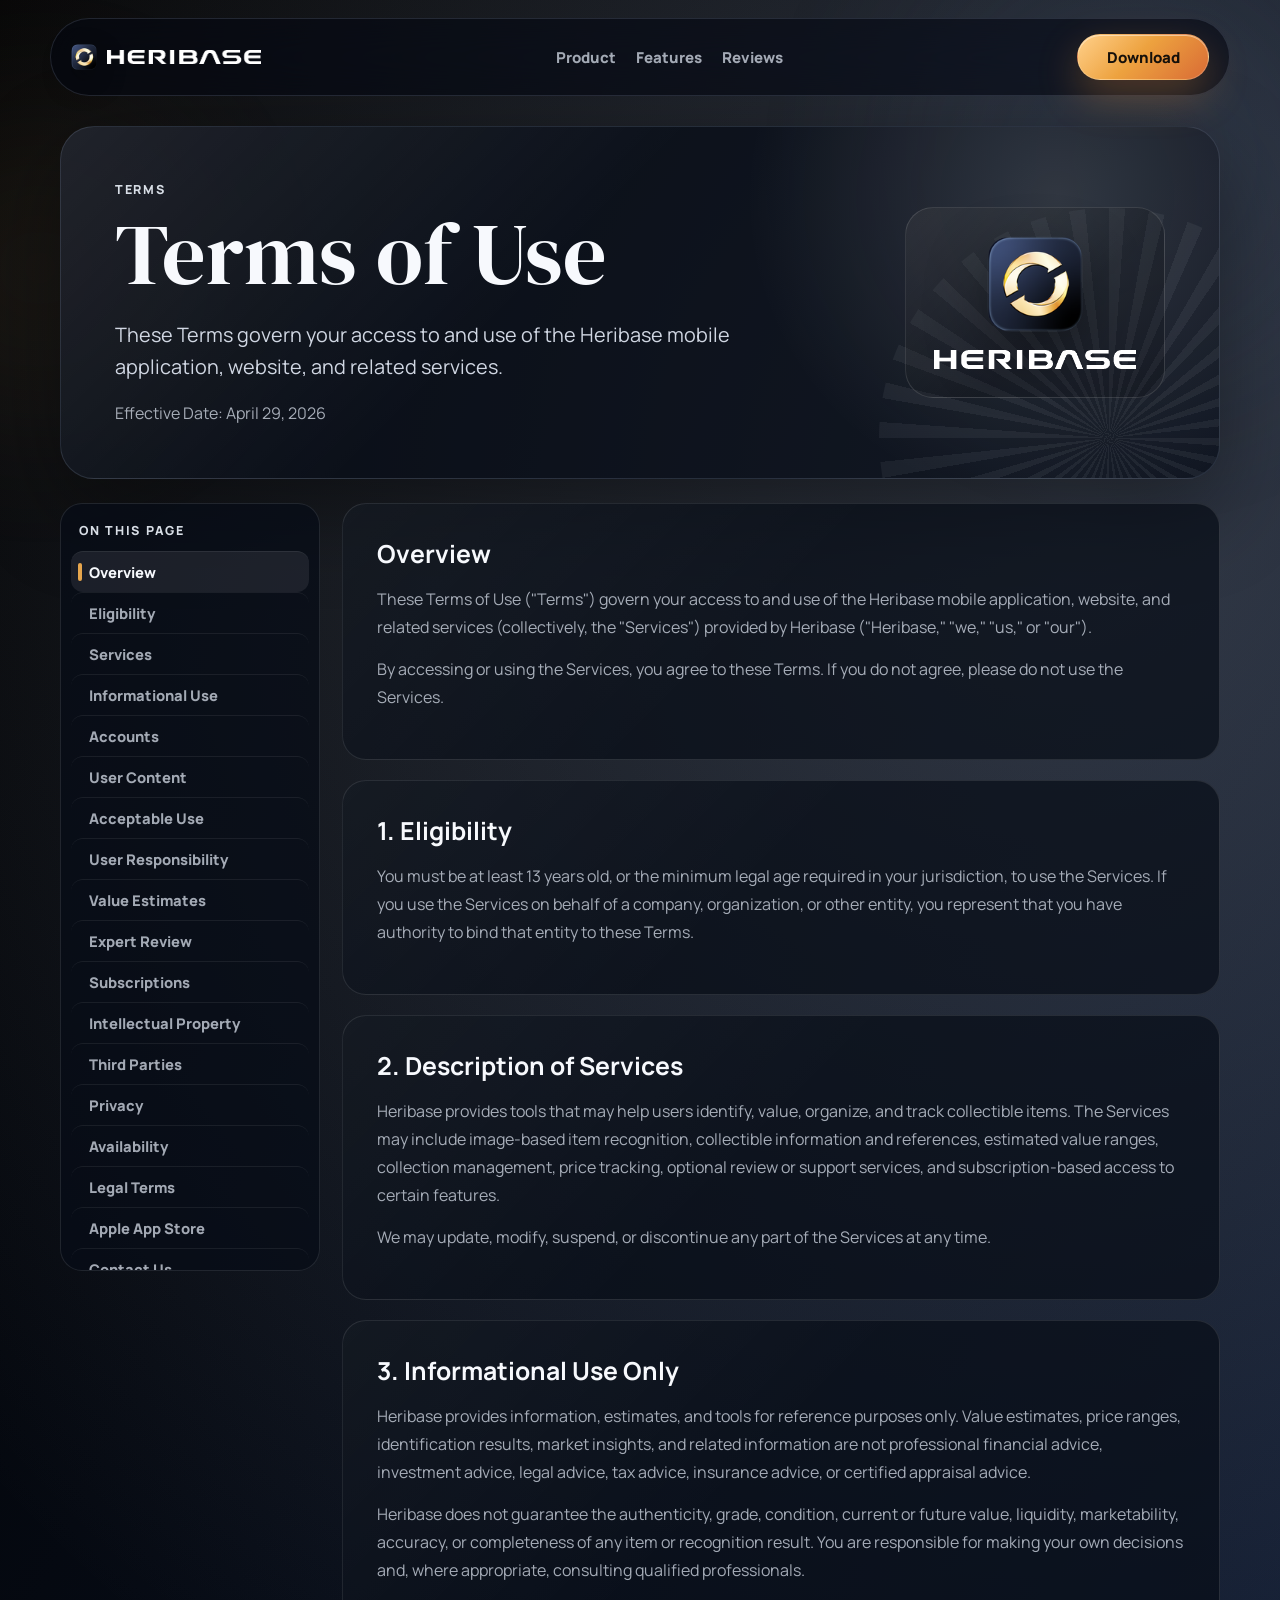
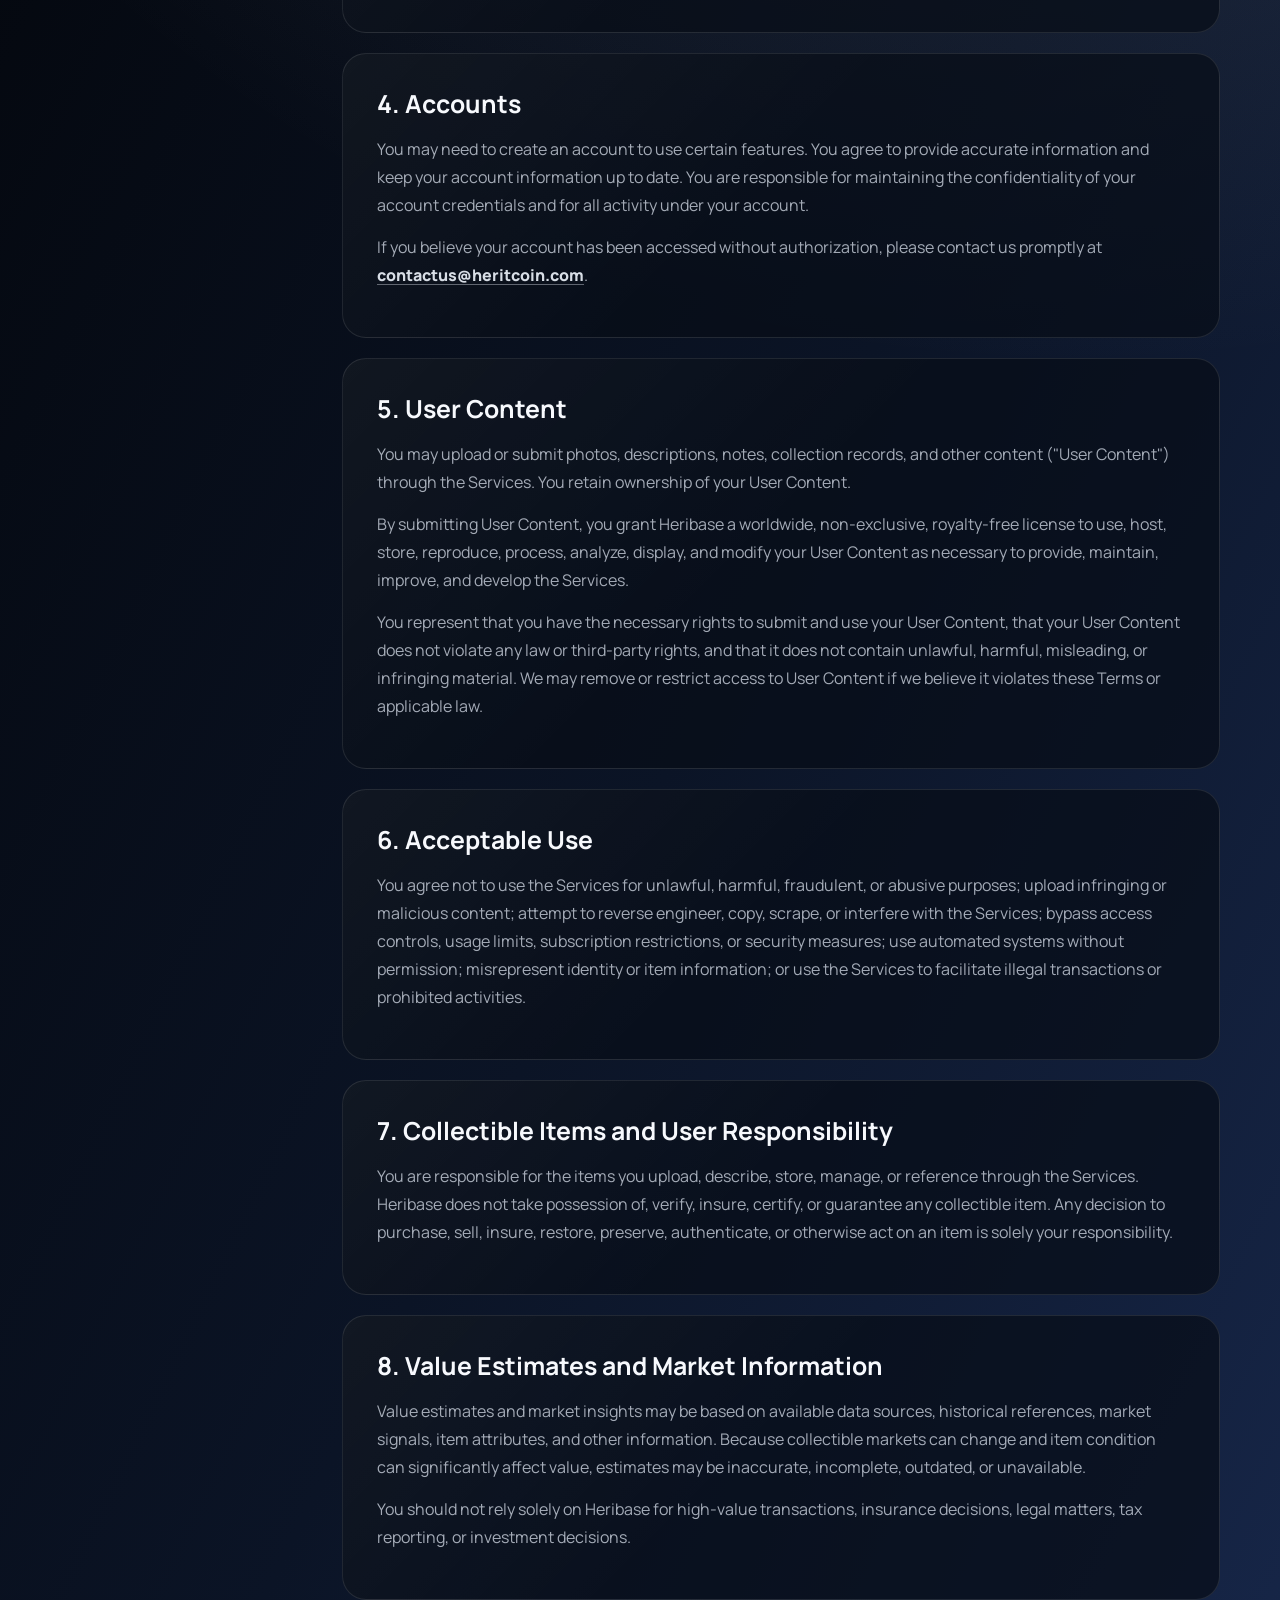
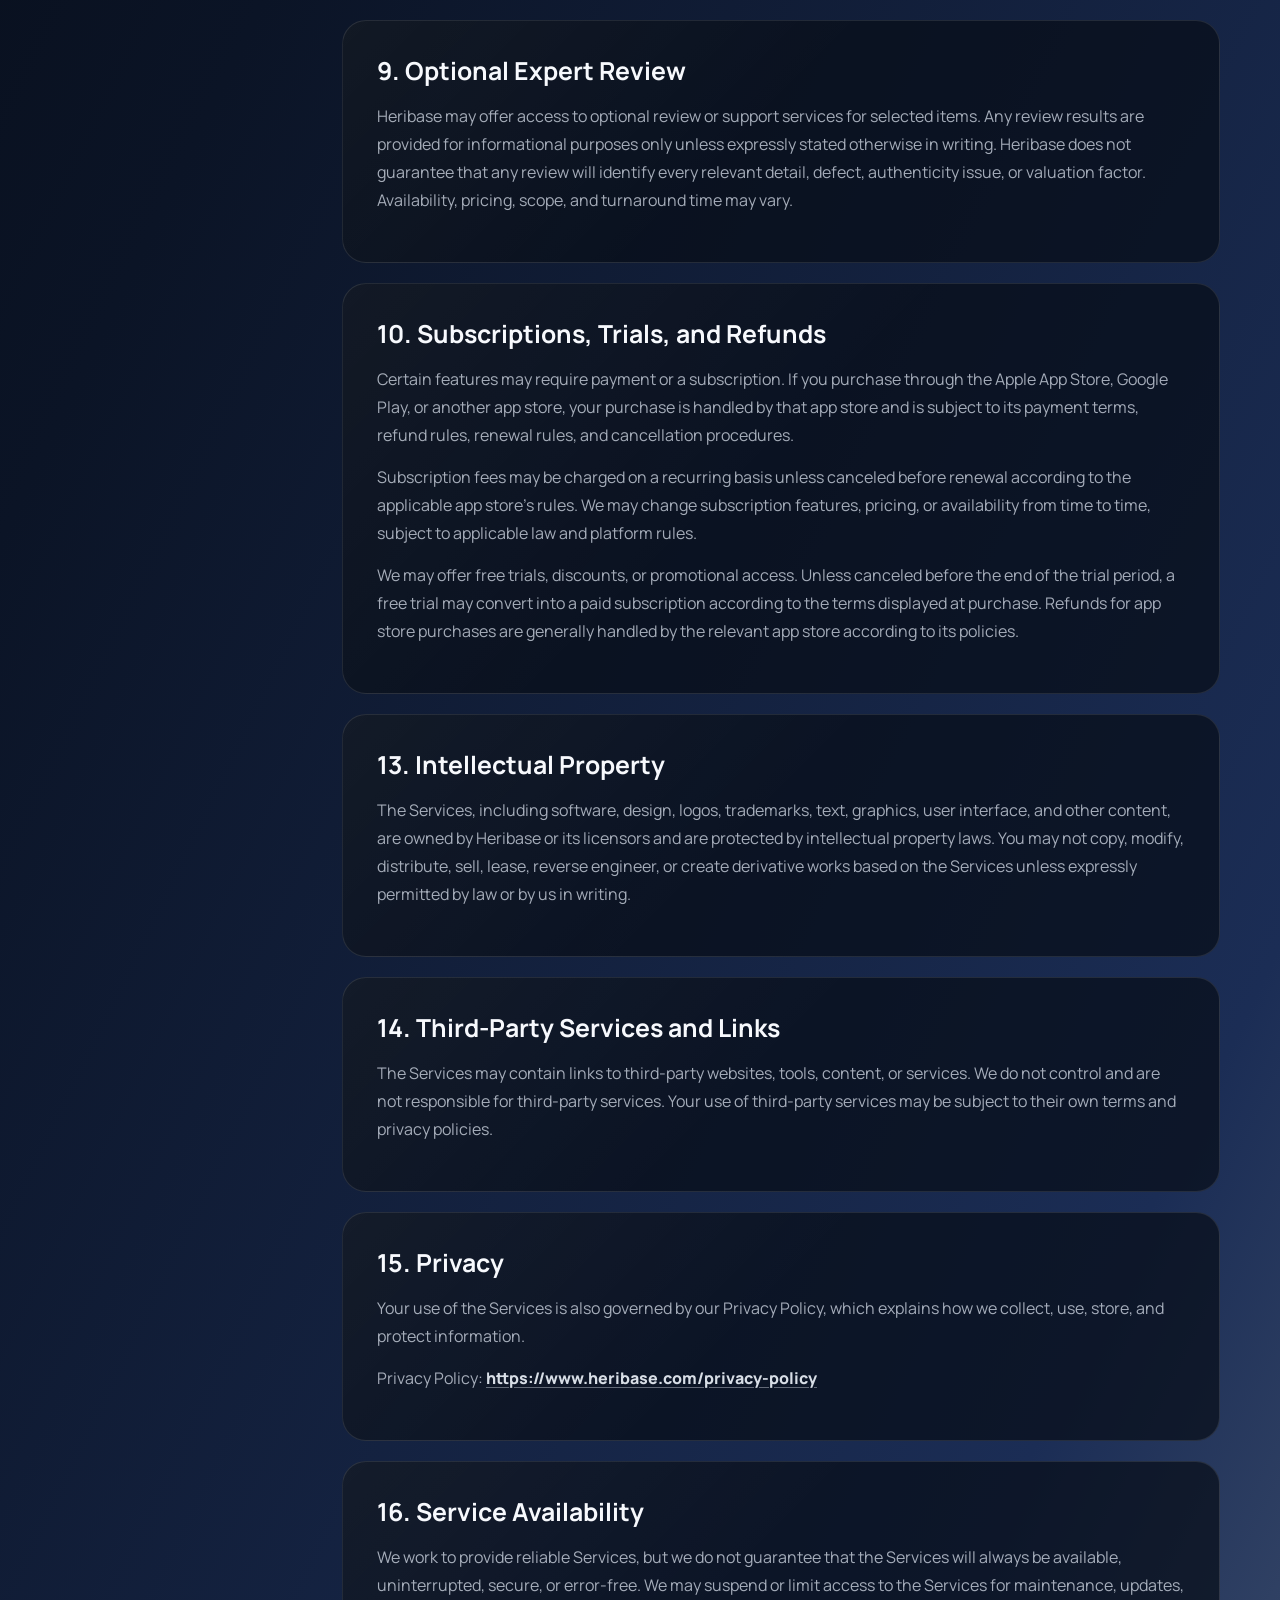
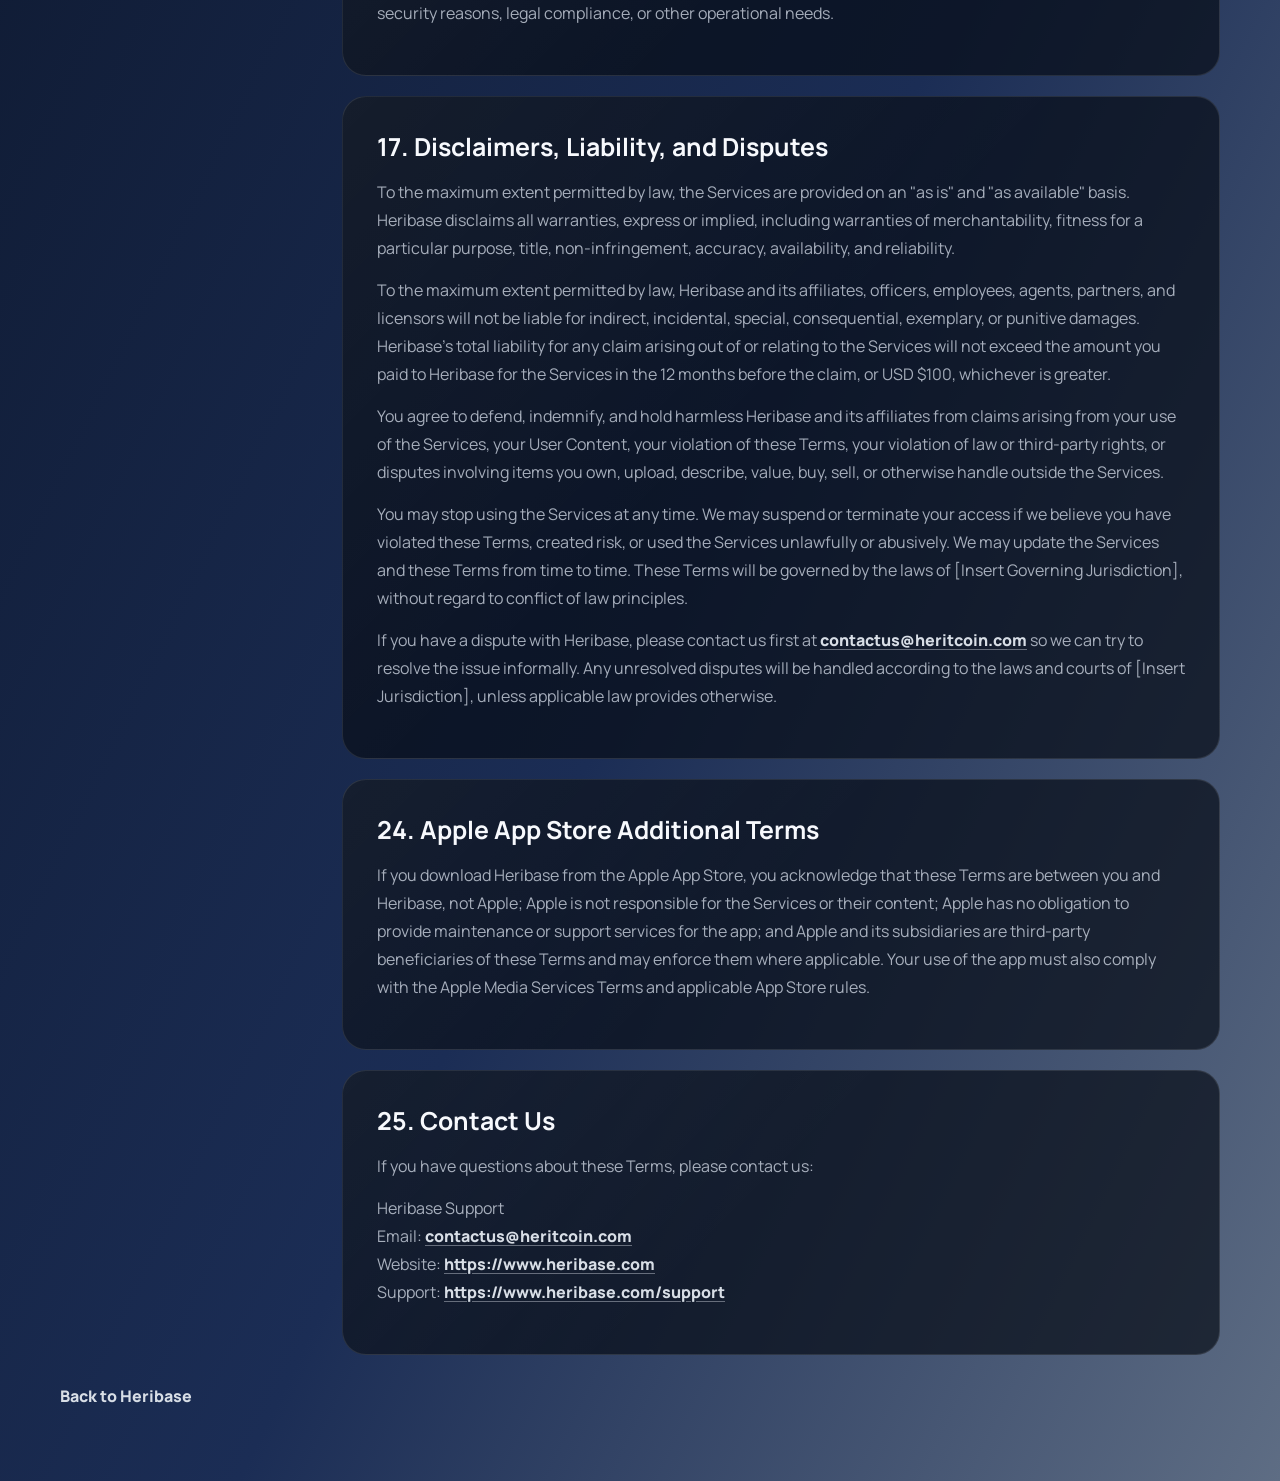
<file: terms.html>
<!doctype html>
<html lang="en">
  <head>
    <meta charset="utf-8" />
    <meta name="viewport" content="width=device-width, initial-scale=1" />
    <title>Heribase Terms of Use</title>
    <meta name="description" content="Heribase Terms of Use." />
    <link rel="icon" href="public/brand/heribase-icon-64.png" />
    <script src="app-env.js"></script>
    <link rel="stylesheet" href="styles.css" />
  </head>
  <body class="legal-page">
    <div class="ambient ambient--left"></div>
    <div class="ambient ambient--right"></div>

    <header class="site-header">
      <a href="index.html#product" class="brand-mark" aria-label="Heribase home">
        <img src="public/brand/heribase-icon-64.png" alt="" width="26" height="26" class="brand-mark__icon" />
        <img src="public/brand/heribase-word-white.png" alt="Heribase" width="186" height="18" class="brand-mark__logo" />
      </a>
      <nav class="site-nav" aria-label="Main">
        <a href="index.html#product" class="site-nav__link">Product</a>
        <a href="index.html#features" class="site-nav__link">Features</a>
        <a href="index.html#reviews" class="site-nav__link">Reviews</a>
      </nav>
      <div class="site-actions">
        <a href="https://apps.apple.com/us/app/heribase/id6762598274" class="button button--primary site-download" target="_blank" rel="noopener">Download</a>
      </div>
    </header>

    <main class="legal-main">
      <section class="legal-hero">
        <div class="legal-hero__copy">
          <p class="legal-kicker">Terms</p>
          <h1>Terms of Use</h1>
          <p class="legal-lead">
            These Terms govern your access to and use of the Heribase mobile application, website, and related services.
          </p>
          <p class="legal-updated">Effective Date: April 29, 2026</p>
        </div>
        <div class="legal-hero__mark" aria-hidden="true">
          <img src="public/brand/heribase-icon-128.png" alt="" class="legal-hero__icon" />
          <img src="public/brand/heribase-word-white.png" alt="" class="legal-hero__logo" />
        </div>
      </section>

      <div class="legal-layout">
        <aside class="legal-toc" aria-label="Terms sections">
          <p class="legal-toc__title">On this page</p>
          <a href="#intro">Overview</a>
          <a href="#eligibility">Eligibility</a>
          <a href="#services">Services</a>
          <a href="#informational">Informational Use</a>
          <a href="#accounts">Accounts</a>
          <a href="#content">User Content</a>
          <a href="#acceptable">Acceptable Use</a>
          <a href="#responsibility">User Responsibility</a>
          <a href="#estimates">Value Estimates</a>
          <a href="#review">Expert Review</a>
          <a href="#subscriptions">Subscriptions</a>
          <a href="#ip">Intellectual Property</a>
          <a href="#third-party">Third Parties</a>
          <a href="#privacy">Privacy</a>
          <a href="#availability">Availability</a>
          <a href="#legal">Legal Terms</a>
          <a href="#app-store">Apple App Store</a>
          <a href="#contact">Contact Us</a>
        </aside>

        <article class="legal-content">
          <section class="legal-section" id="intro">
            <h2>Overview</h2>
            <p>These Terms of Use ("Terms") govern your access to and use of the Heribase mobile application, website, and related services (collectively, the "Services") provided by Heribase ("Heribase," "we," "us," or "our").</p>
            <p>By accessing or using the Services, you agree to these Terms. If you do not agree, please do not use the Services.</p>
          </section>

          <section class="legal-section" id="eligibility">
            <h2>1. Eligibility</h2>
            <p>You must be at least 13 years old, or the minimum legal age required in your jurisdiction, to use the Services. If you use the Services on behalf of a company, organization, or other entity, you represent that you have authority to bind that entity to these Terms.</p>
          </section>

          <section class="legal-section" id="services">
            <h2>2. Description of Services</h2>
            <p>Heribase provides tools that may help users identify, value, organize, and track collectible items. The Services may include image-based item recognition, collectible information and references, estimated value ranges, collection management, price tracking, optional review or support services, and subscription-based access to certain features.</p>
            <p>We may update, modify, suspend, or discontinue any part of the Services at any time.</p>
          </section>

          <section class="legal-section" id="informational">
            <h2>3. Informational Use Only</h2>
            <p>Heribase provides information, estimates, and tools for reference purposes only. Value estimates, price ranges, identification results, market insights, and related information are not professional financial advice, investment advice, legal advice, tax advice, insurance advice, or certified appraisal advice.</p>
            <p>Heribase does not guarantee the authenticity, grade, condition, current or future value, liquidity, marketability, accuracy, or completeness of any item or recognition result. You are responsible for making your own decisions and, where appropriate, consulting qualified professionals.</p>
          </section>

          <section class="legal-section" id="accounts">
            <h2>4. Accounts</h2>
            <p>You may need to create an account to use certain features. You agree to provide accurate information and keep your account information up to date. You are responsible for maintaining the confidentiality of your account credentials and for all activity under your account.</p>
            <p>If you believe your account has been accessed without authorization, please contact us promptly at <a href="mailto:contactus@heritcoin.com" class="text-link">contactus@heritcoin.com</a>.</p>
          </section>

          <section class="legal-section" id="content">
            <h2>5. User Content</h2>
            <p>You may upload or submit photos, descriptions, notes, collection records, and other content ("User Content") through the Services. You retain ownership of your User Content.</p>
            <p>By submitting User Content, you grant Heribase a worldwide, non-exclusive, royalty-free license to use, host, store, reproduce, process, analyze, display, and modify your User Content as necessary to provide, maintain, improve, and develop the Services.</p>
            <p>You represent that you have the necessary rights to submit and use your User Content, that your User Content does not violate any law or third-party rights, and that it does not contain unlawful, harmful, misleading, or infringing material. We may remove or restrict access to User Content if we believe it violates these Terms or applicable law.</p>
          </section>

          <section class="legal-section" id="acceptable">
            <h2>6. Acceptable Use</h2>
            <p>You agree not to use the Services for unlawful, harmful, fraudulent, or abusive purposes; upload infringing or malicious content; attempt to reverse engineer, copy, scrape, or interfere with the Services; bypass access controls, usage limits, subscription restrictions, or security measures; use automated systems without permission; misrepresent identity or item information; or use the Services to facilitate illegal transactions or prohibited activities.</p>
          </section>

          <section class="legal-section" id="responsibility">
            <h2>7. Collectible Items and User Responsibility</h2>
            <p>You are responsible for the items you upload, describe, store, manage, or reference through the Services. Heribase does not take possession of, verify, insure, certify, or guarantee any collectible item. Any decision to purchase, sell, insure, restore, preserve, authenticate, or otherwise act on an item is solely your responsibility.</p>
          </section>

          <section class="legal-section" id="estimates">
            <h2>8. Value Estimates and Market Information</h2>
            <p>Value estimates and market insights may be based on available data sources, historical references, market signals, item attributes, and other information. Because collectible markets can change and item condition can significantly affect value, estimates may be inaccurate, incomplete, outdated, or unavailable.</p>
            <p>You should not rely solely on Heribase for high-value transactions, insurance decisions, legal matters, tax reporting, or investment decisions.</p>
          </section>

          <section class="legal-section" id="review">
            <h2>9. Optional Expert Review</h2>
            <p>Heribase may offer access to optional review or support services for selected items. Any review results are provided for informational purposes only unless expressly stated otherwise in writing. Heribase does not guarantee that any review will identify every relevant detail, defect, authenticity issue, or valuation factor. Availability, pricing, scope, and turnaround time may vary.</p>
          </section>

          <section class="legal-section" id="subscriptions">
            <h2>10. Subscriptions, Trials, and Refunds</h2>
            <p>Certain features may require payment or a subscription. If you purchase through the Apple App Store, Google Play, or another app store, your purchase is handled by that app store and is subject to its payment terms, refund rules, renewal rules, and cancellation procedures.</p>
            <p>Subscription fees may be charged on a recurring basis unless canceled before renewal according to the applicable app store's rules. We may change subscription features, pricing, or availability from time to time, subject to applicable law and platform rules.</p>
            <p>We may offer free trials, discounts, or promotional access. Unless canceled before the end of the trial period, a free trial may convert into a paid subscription according to the terms displayed at purchase. Refunds for app store purchases are generally handled by the relevant app store according to its policies.</p>
          </section>

          <section class="legal-section" id="ip">
            <h2>13. Intellectual Property</h2>
            <p>The Services, including software, design, logos, trademarks, text, graphics, user interface, and other content, are owned by Heribase or its licensors and are protected by intellectual property laws. You may not copy, modify, distribute, sell, lease, reverse engineer, or create derivative works based on the Services unless expressly permitted by law or by us in writing.</p>
          </section>

          <section class="legal-section" id="third-party">
            <h2>14. Third-Party Services and Links</h2>
            <p>The Services may contain links to third-party websites, tools, content, or services. We do not control and are not responsible for third-party services. Your use of third-party services may be subject to their own terms and privacy policies.</p>
          </section>

          <section class="legal-section" id="privacy">
            <h2>15. Privacy</h2>
            <p>Your use of the Services is also governed by our Privacy Policy, which explains how we collect, use, store, and protect information.</p>
            <p>Privacy Policy: <a href="https://www.heribase.com/privacy-policy" class="text-link">https://www.heribase.com/privacy-policy</a></p>
          </section>

          <section class="legal-section" id="availability">
            <h2>16. Service Availability</h2>
            <p>We work to provide reliable Services, but we do not guarantee that the Services will always be available, uninterrupted, secure, or error-free. We may suspend or limit access to the Services for maintenance, updates, security reasons, legal compliance, or other operational needs.</p>
          </section>

          <section class="legal-section" id="legal">
            <h2>17. Disclaimers, Liability, and Disputes</h2>
            <p>To the maximum extent permitted by law, the Services are provided on an "as is" and "as available" basis. Heribase disclaims all warranties, express or implied, including warranties of merchantability, fitness for a particular purpose, title, non-infringement, accuracy, availability, and reliability.</p>
            <p>To the maximum extent permitted by law, Heribase and its affiliates, officers, employees, agents, partners, and licensors will not be liable for indirect, incidental, special, consequential, exemplary, or punitive damages. Heribase's total liability for any claim arising out of or relating to the Services will not exceed the amount you paid to Heribase for the Services in the 12 months before the claim, or USD $100, whichever is greater.</p>
            <p>You agree to defend, indemnify, and hold harmless Heribase and its affiliates from claims arising from your use of the Services, your User Content, your violation of these Terms, your violation of law or third-party rights, or disputes involving items you own, upload, describe, value, buy, sell, or otherwise handle outside the Services.</p>
            <p>You may stop using the Services at any time. We may suspend or terminate your access if we believe you have violated these Terms, created risk, or used the Services unlawfully or abusively. We may update the Services and these Terms from time to time. These Terms will be governed by the laws of [Insert Governing Jurisdiction], without regard to conflict of law principles.</p>
            <p>If you have a dispute with Heribase, please contact us first at <a href="mailto:contactus@heritcoin.com" class="text-link">contactus@heritcoin.com</a> so we can try to resolve the issue informally. Any unresolved disputes will be handled according to the laws and courts of [Insert Jurisdiction], unless applicable law provides otherwise.</p>
          </section>

          <section class="legal-section" id="app-store">
            <h2>24. Apple App Store Additional Terms</h2>
            <p>If you download Heribase from the Apple App Store, you acknowledge that these Terms are between you and Heribase, not Apple; Apple is not responsible for the Services or their content; Apple has no obligation to provide maintenance or support services for the app; and Apple and its subsidiaries are third-party beneficiaries of these Terms and may enforce them where applicable. Your use of the app must also comply with the Apple Media Services Terms and applicable App Store rules.</p>
          </section>

          <section class="legal-section" id="contact">
            <h2>25. Contact Us</h2>
            <p>If you have questions about these Terms, please contact us:</p>
            <p>
              Heribase Support<br />
              Email: <a href="mailto:contactus@heritcoin.com" class="text-link">contactus@heritcoin.com</a><br />
              Website: <a href="https://www.heribase.com" class="text-link">https://www.heribase.com</a><br />
              Support: <a href="https://www.heribase.com/support" class="text-link">https://www.heribase.com/support</a>
            </p>
          </section>
        </article>
      </div>

      <a href="index.html#cta" class="legal-back">Back to Heribase</a>
    </main>
    <script src="legal.js" defer></script>
  </body>
</html>
</file>
<file: styles.css>
@font-face {
  font-family: 'DM Serif Display';
  font-style: normal;
  font-weight: 400;
  font-display: swap;
  src: url(public/fonts/dmserifdisplay-alt-1.ttf) format('truetype');
}

@font-face {
  font-family: 'Cormorant Garamond';
  font-style: normal;
  font-weight: 500;
  font-display: swap;
  src: url(public/fonts/cormorantgaramond-2.ttf) format('truetype');
}
@font-face {
  font-family: 'Cormorant Garamond';
  font-style: normal;
  font-weight: 600;
  font-display: swap;
  src: url(public/fonts/cormorantgaramond-3.ttf) format('truetype');
}
@font-face {
  font-family: 'Cormorant Garamond';
  font-style: normal;
  font-weight: 700;
  font-display: swap;
  src: url(public/fonts/cormorantgaramond-4.ttf) format('truetype');
}
@font-face {
  font-family: 'IBM Plex Mono';
  font-style: normal;
  font-weight: 400;
  font-display: swap;
  src: url(public/fonts/ibmplexmono-5.ttf) format('truetype');
}
@font-face {
  font-family: 'IBM Plex Mono';
  font-style: normal;
  font-weight: 500;
  font-display: swap;
  src: url(public/fonts/ibmplexmono-6.ttf) format('truetype');
}
@font-face {
  font-family: 'Manrope';
  font-style: normal;
  font-weight: 400;
  font-display: swap;
  src: url(public/fonts/manrope-7.ttf) format('truetype');
}
@font-face {
  font-family: 'Manrope';
  font-style: normal;
  font-weight: 600;
  font-display: swap;
  src: url(public/fonts/manrope-8.ttf) format('truetype');
}
@font-face {
  font-family: 'Manrope';
  font-style: normal;
  font-weight: 700;
  font-display: swap;
  src: url(public/fonts/manrope-9.ttf) format('truetype');
}
@font-face {
  font-family: 'Manrope';
  font-style: normal;
  font-weight: 800;
  font-display: swap;
  src: url(public/fonts/manrope-10.ttf) format('truetype');
}

:root {
  --bg: #05070f;
  --panel: rgba(12, 18, 34, 0.72);
  --panel-strong: rgba(12, 18, 34, 0.92);
  --line: rgba(178, 198, 235, 0.15);
  --text: #f7f9fd;
  --muted: rgba(230, 236, 248, 0.7);
  --muted-strong: rgba(230, 236, 248, 0.9);
  --brand-blue: #1b2d55;
  --brand-frost: #d8dee6;
  --accent: #d8dee6;
  --button-accent: #e6a64d;
  --blue: #6f86ad;
  --shadow: 0 30px 90px rgba(0, 0, 0, 0.42);
  --font-display: "DM Serif Display", Georgia, serif;
  --font-sans: "Manrope", "Avenir Next", "Segoe UI", sans-serif;
  --font-mono: "IBM Plex Mono", "SFMono-Regular", monospace;
}

* {
  box-sizing: border-box;
}

html {
  scroll-behavior: smooth;
}

body {
  margin: 0;
  height: 100svh;
  overflow: hidden;
  background:
    radial-gradient(circle at 86% 18%, rgba(216, 222, 230, 0.34), transparent 24%),
    linear-gradient(116deg, #000000 0%, #0c1528 42%, var(--brand-blue) 72%, #6b7a91 100%);
  color: var(--text);
  font-family: var(--font-sans);
}

a {
  color: inherit;
  text-decoration: none;
}

.text-link,
.footer__copy a {
  color: var(--brand-frost);
  font-weight: 800;
  text-decoration: underline;
  text-decoration-color: rgba(216, 222, 230, 0.42);
  text-underline-offset: 3px;
}

.text-link:hover,
.footer__copy a:hover {
  color: var(--text);
  text-decoration-color: var(--text);
}

.is-heribase-app .site-download,
.is-heribase-app .hero__actions,
.is-heribase-app .footer__top,
.is-heribase-app .footer__download {
  display: none !important;
}

.page-shell {
  position: relative;
  height: 100svh;
  overflow-x: hidden;
  overflow-y: auto;
  scroll-snap-type: y mandatory;
  scroll-behavior: smooth;
  overscroll-behavior-y: contain;
}

.page-frame {
  position: relative;
  width: min(1180px, calc(100% - 28px));
  margin: 0 auto;
}

.snap-section {
  min-height: 100svh;
  scroll-snap-align: start;
  scroll-snap-stop: always;
}

.ambient {
  position: fixed;
  border-radius: 999px;
  filter: blur(90px);
  pointer-events: none;
  opacity: 0.42;
}

.ambient--left {
  top: 12%;
  left: -120px;
  width: 320px;
  height: 320px;
  background: rgba(230, 166, 77, 0.16);
}

.ambient--right {
  top: -70px;
  right: -80px;
  width: 460px;
  height: 460px;
  background: rgba(111, 134, 173, 0.24);
}

.site-header {
  position: fixed;
  top: 18px;
  left: 50%;
  z-index: 20;
  display: flex;
  width: min(1180px, calc(100% - 28px));
  align-items: center;
  justify-content: space-between;
  gap: 22px;
  padding: 15px 20px;
  border: 1px solid var(--line);
  border-radius: 999px;
  background: rgba(5, 9, 18, 0.64);
  backdrop-filter: blur(24px) saturate(150%);
  transform: translateX(-50%);
}

.brand-mark {
  display: inline-flex;
  align-items: center;
  gap: 10px;
}

.brand-mark__icon {
  width: 26px;
  height: 26px;
  border-radius: 7px;
  box-shadow: 0 12px 30px rgba(0, 0, 0, 0.32);
}

.brand-mark__logo {
  display: block;
  width: 154px;
  height: auto;
}

.site-nav,
.site-actions,
.hero__actions,
.hero__stats,
.footer__download,
.footer__links {
  display: flex;
  align-items: center;
}

.site-nav {
  gap: 20px;
}

.site-nav__link,
.footer__links a {
  position: relative;
  color: var(--muted);
  font-family: var(--font-sans);
  font-size: 0.94rem;
  font-weight: 750;
  letter-spacing: 0;
  transition: color 180ms ease;
}

.site-nav__link::after {
  content: "";
  position: absolute;
  left: 50%;
  bottom: -13px;
  width: 6px;
  height: 6px;
  border-radius: 50%;
  background: var(--accent);
  opacity: 0;
  transform: translateX(-50%) scale(0.25);
  transition: opacity 220ms ease, transform 220ms ease;
}

.site-nav__link--active {
  color: var(--text);
}

.site-nav__link--active::after {
  opacity: 1;
  transform: translateX(-50%) scale(1);
}

.site-nav__link:hover,
.footer__links a:hover {
  color: var(--text);
}

.site-actions {
  gap: 12px;
}

.button {
  display: inline-flex;
  align-items: center;
  justify-content: center;
  min-height: 46px;
  padding: 0 18px;
  border: 1px solid transparent;
  border-radius: 999px;
  font-family: var(--font-sans);
  font-size: 0.94rem;
  font-weight: 850;
  transition: transform 260ms cubic-bezier(0.22, 1, 0.36, 1), box-shadow 260ms ease;
}

.button:hover,
.store-badge:hover {
  transform: translateY(-3px);
}

.button--primary {
  background: linear-gradient(135deg, #efb663, #d89130);
  color: #15100a;
  box-shadow: 0 16px 44px rgba(216, 145, 48, 0.28);
}

.button--ghost {
  border-color: rgba(255, 255, 255, 0.14);
  background: rgba(255, 255, 255, 0.05);
}

.site-download {
  min-width: 132px;
  border-color: rgba(255, 255, 255, 0.18);
  background:
    linear-gradient(135deg, #ffd08a 0%, #eda23f 46%, #d96b35 100%);
  box-shadow:
    0 16px 42px rgba(230, 139, 54, 0.32),
    inset 0 1px 0 rgba(255, 255, 255, 0.45);
}

.site-download--active {
  border-color: rgba(255, 255, 255, 0.36);
  box-shadow:
    0 0 0 5px rgba(230, 166, 77, 0.12),
    0 18px 48px rgba(230, 139, 54, 0.36);
}

.hero {
  display: grid;
  align-items: center;
  padding-top: 96px;
}

.hero__inner {
  position: relative;
  display: grid;
  min-height: calc(100svh - 122px);
  align-items: center;
  overflow: hidden;
  padding: clamp(28px, 5vw, 64px);
  border: 1px solid var(--line);
  border-radius: 42px;
  background:
    linear-gradient(135deg, rgba(255, 255, 255, 0.08), transparent 38%),
    rgba(8, 13, 24, 0.6);
  box-shadow: var(--shadow);
}

.hero__inner::before {
  content: none;
}

.hero__copy {
  position: relative;
  z-index: 1;
  max-width: 780px;
}

.hero__brand {
  display: inline-flex;
  align-items: center;
  gap: 12px;
  margin-bottom: 24px;
  color: var(--brand-frost);
}

.hero__brand-icon {
  width: 44px;
  height: 44px;
  border-radius: 12px;
  box-shadow:
    0 14px 34px rgba(0, 0, 0, 0.36),
    0 0 0 1px rgba(255, 255, 255, 0.13);
}

.hero__brand-logo {
  display: block;
  width: 238px;
  height: auto;
}

.hero h1,
.section-heading h2,
.story-copy h2,
.footer h2 {
  font-family: var(--font-display);
  font-weight: 400;
  margin: 0;
  letter-spacing: 0;
  line-height: 0.98;
}

.hero h1 {
  max-width: 680px;
  font-size: clamp(4rem, 8.4vw, 7.4rem);
  text-wrap: balance;
}

.hero__subhead {
  max-width: 560px;
  margin: 24px 0 0;
  color: var(--muted-strong);
  font-size: clamp(1.05rem, 2vw, 1.45rem);
  line-height: 1.5;
}

.hero__actions {
  gap: 14px;
  margin-top: 30px;
  flex-wrap: wrap;
}

.store-badge {
  display: inline-flex;
  align-items: center;
  gap: 12px;
  min-width: 176px;
  min-height: 58px;
  padding: 9px 16px;
  border: 1px solid rgba(255, 255, 255, 0.16);
  border-radius: 14px;
  background: #050505;
  color: #fff;
  box-shadow: 0 16px 46px rgba(0, 0, 0, 0.28);
  transition: transform 260ms cubic-bezier(0.22, 1, 0.36, 1), border-color 260ms ease;
}

.store-badge--dark {
  background: #060606;
}

.store-badge__icon {
  width: 28px;
  height: 28px;
  flex: 0 0 28px;
}

.store-badge__icon svg {
  width: 100%;
  height: 100%;
  display: block;
}

.store-badge__icon--apple svg {
  fill: #fff;
}

.play-shape--blue {
  fill: #54a8ff;
}

.play-shape--green {
  fill: #5fd17a;
}

.play-shape--yellow {
  fill: #f6c74f;
}

.play-shape--red {
  fill: #f36b5f;
}

.store-badge__text {
  display: grid;
  line-height: 1;
}

.store-badge__kicker {
  font-size: 0.68rem;
  text-transform: none;
  letter-spacing: 0.02em;
}

.store-badge__label {
  margin-top: 4px;
  font-size: 1.08rem;
  font-family: var(--font-sans);
  font-weight: 800;
}

.hero__stats {
  align-items: baseline;
  gap: 0;
  width: fit-content;
  max-width: min(560px, 100%);
  margin-top: 26px;
  padding-top: 0;
  border-top: 0;
  background: transparent;
}

.stat-chip {
  position: relative;
  display: inline-flex;
  flex: 0 0 auto;
  align-items: baseline;
  gap: 9px;
  min-width: auto;
  padding: 0;
  background: transparent;
}

.stat-chip + .stat-chip {
  margin-left: 18px;
  padding-left: 20px;
  border-left: 1px solid rgba(255, 255, 255, 0.13);
}

.stat-chip + .stat-chip::before {
  content: none;
}

.stat-chip strong {
  display: inline-block;
  color: var(--brand-frost);
  font-family: var(--font-sans);
  font-size: clamp(1.05rem, 1.45vw, 1.28rem);
  font-weight: 800;
  letter-spacing: -0.035em;
}

.stat-chip span {
  display: inline-block;
  margin-top: 0;
  color: rgba(230, 236, 248, 0.62);
  font-size: 0.74rem;
  font-weight: 650;
  letter-spacing: 0.04em;
  text-transform: uppercase;
}

.hero__app-showcase {
  position: absolute;
  right: 4.5%;
  bottom: 12%;
  z-index: 0;
  width: min(420px, 34vw);
  height: min(540px, 56vh);
  pointer-events: none;
  perspective: 1200px;
}

.hero__app-glow {
  position: absolute;
  right: 2%;
  bottom: 2%;
  width: 92%;
  height: 88%;
  border-radius: 50%;
  background:
    radial-gradient(circle at 50% 62%, rgba(230, 166, 77, 0.18), transparent 34%),
    radial-gradient(circle at 58% 42%, rgba(118, 151, 207, 0.32), transparent 64%);
  filter: blur(44px);
  opacity: 0.78;
}

.phone-mock {
  position: absolute;
  overflow: hidden;
  border: 1px solid rgba(255, 255, 255, 0.18);
  border-radius: 38px;
  background:
    linear-gradient(135deg, rgba(255, 255, 255, 0.18), rgba(255, 255, 255, 0.02)),
    #070a10;
  box-shadow:
    inset 0 0 0 7px rgba(255, 255, 255, 0.045),
    inset 0 0 0 10px rgba(0, 0, 0, 0.34),
    0 34px 92px rgba(0, 0, 0, 0.5);
}

.phone-mock::before {
  content: "";
  position: absolute;
  top: 12px;
  left: 50%;
  z-index: 2;
  width: 52px;
  height: 5px;
  border-radius: 999px;
  background: rgba(255, 255, 255, 0.16);
  transform: translateX(-50%);
}

.phone-mock::after {
  content: "";
  position: absolute;
  inset: 0;
  border-radius: inherit;
  background:
    linear-gradient(115deg, rgba(255, 255, 255, 0.24), transparent 18%, transparent 72%, rgba(255, 255, 255, 0.08)),
    linear-gradient(180deg, rgba(255, 255, 255, 0.08), transparent 18%);
  pointer-events: none;
  mix-blend-mode: screen;
}

.phone-mock__screen {
  display: block;
  width: 100%;
  height: 100%;
  object-fit: cover;
}

.phone-mock--front {
  right: 0;
  bottom: 0;
  z-index: 2;
  width: min(194px, 15.5vw);
  aspect-ratio: 750 / 1624;
  transform: rotateY(-12deg) rotateZ(-2deg);
}

.phone-mock--side {
  right: 48%;
  bottom: 11%;
  z-index: 1;
  width: min(176px, 14vw);
  aspect-ratio: 750 / 1624;
  opacity: 0.86;
  transform: rotateY(14deg) rotateZ(3deg);
  filter: saturate(0.9) brightness(0.92);
}

.section {
  display: grid;
  align-items: center;
  padding: 96px 0 32px;
}

.section-heading,
.story-copy {
  max-width: min(100%, 1100px);
  margin-bottom: 34px;
}

.section-heading--split {
  display: flex;
  max-width: none;
  align-items: flex-end;
  justify-content: space-between;
  gap: 28px;
}

.section-heading--split > div {
  flex: 1 1 auto;
  max-width: 1100px;
}

.section-label,
.footer__eyebrow {
  margin: 0 0 16px;
  color: var(--accent);
  font-family: var(--font-sans);
  font-size: 0.76rem;
  font-weight: 800;
  letter-spacing: 0.14em;
  text-transform: uppercase;
}

.reviews-heading .section-label,
.section--features .section-label,
.section--collection .section-label,
.section--appraisal .section-label {
  position: relative;
  padding-left: 26px;
}

.reviews-heading .section-label::before,
.section--features .section-label::before,
.section--collection .section-label::before,
.section--appraisal .section-label::before {
  content: "";
  position: absolute;
  left: 2px;
  top: 50%;
  width: 11px;
  height: 11px;
  border-top: 2px solid var(--accent);
  border-right: 2px solid var(--accent);
  transform: translateY(-52%) rotate(45deg);
}

.section-heading h2,
.story-copy h2,
.footer h2 {
  font-size: clamp(3rem, 5.35vw, 5.55rem);
}

.section-heading__copy {
  max-width: 360px;
  margin: 0 0 10px;
  color: var(--muted);
  font-size: 1rem;
  line-height: 1.7;
}

.feature-grid,
.reviews-grid {
  display: grid;
  grid-template-columns: repeat(4, minmax(0, 1fr));
  gap: 18px;
}

.feature-card,
.review-card,
.problem-card,
.module-card {
  border: 1px solid rgba(255, 255, 255, 0.11);
  background: var(--panel-strong);
  box-shadow: var(--shadow);
  transition: transform 300ms cubic-bezier(0.22, 1, 0.36, 1), border-color 300ms ease;
}

.feature-card:hover,
.problem-card:hover,
.module-card:hover {
  transform: translateY(-8px);
  border-color: rgba(230, 166, 77, 0.62);
}

.feature-card:hover .feature-card__icon svg {
  stroke: #f0c37f;
}

.feature-card {
  min-height: 286px;
  padding: 24px;
  border-radius: 28px;
}

.feature-card__icon {
  width: 52px;
  height: 52px;
  margin-bottom: 30px;
  padding: 10px;
  border-radius: 17px;
  background: rgba(255, 255, 255, 0.08);
}

.feature-card__icon svg {
  width: 100%;
  height: 100%;
  fill: none;
  stroke: #f0c37f;
  stroke-linecap: round;
  stroke-linejoin: round;
  stroke-width: 3.6;
}

.feature-card h3 {
  margin: 0 0 14px;
  font-size: 1.24rem;
  letter-spacing: -0.04em;
}

.feature-card p,
.problem-card p,
.module-card p,
.review-card__quote,
.footer__copy {
  margin: 0;
  color: var(--muted);
  line-height: 1.7;
}

.collection-showcase {
  display: grid;
  gap: 20px;
  overflow: hidden;
  padding: 28px;
  border: 1px solid rgba(255, 255, 255, 0.11);
  border-radius: 34px;
  background:
    linear-gradient(135deg, rgba(255, 255, 255, 0.07), transparent 34%),
    linear-gradient(140deg, rgba(255, 255, 255, 0.055) 0 18%, transparent 18% 74%, rgba(255, 255, 255, 0.045) 74%),
    rgba(7, 12, 23, 0.84);
  box-shadow: var(--shadow);
}

.collection-viewer,
.coin-option,
.collection-side-coin,
.appraiser-card,
.report-phone {
  border: 1px solid rgba(255, 255, 255, 0.12);
  background:
    linear-gradient(135deg, rgba(255, 255, 255, 0.075), transparent 44%),
    rgba(8, 13, 24, 0.78);
  box-shadow: var(--shadow);
}

.collection-viewer {
  position: relative;
  display: grid;
  min-height: 520px;
  overflow: hidden;
  align-items: end;
  justify-items: center;
  padding: 34px;
  border-radius: 32px;
}

.report-phone::before {
  content: "";
  position: absolute;
  inset: auto -18% -36% 18%;
  height: 60%;
  border-radius: 50%;
  background: radial-gradient(circle, rgba(230, 166, 77, 0.2), transparent 62%);
  filter: blur(36px);
  pointer-events: none;
}

.collection-stage__coins {
  position: relative;
  display: grid;
  grid-template-columns: minmax(190px, 0.72fr) minmax(420px, 1.28fr) minmax(190px, 0.72fr);
  gap: 22px;
  align-items: center;
}

.collection-stage__coins::before {
  content: "";
  position: absolute;
  inset: 11% 9%;
  border-radius: 50%;
  background: radial-gradient(circle, rgba(240, 195, 127, 0.16), transparent 62%);
  filter: blur(28px);
  pointer-events: none;
}

.collection-side-coin {
  position: relative;
  z-index: 1;
  display: grid;
  min-height: 360px;
  place-items: center;
  padding: 24px;
  border-radius: 30px;
  text-align: center;
}

.collection-side-coin::before {
  content: "";
  position: absolute;
  inset: 18%;
  border-radius: 50%;
  background: radial-gradient(circle, rgba(240, 195, 127, 0.18), transparent 66%);
  filter: blur(12px);
}

.collection-side-coin img {
  position: relative;
  z-index: 1;
  width: min(210px, 72%);
  aspect-ratio: 1;
  object-fit: contain;
  border-radius: 50%;
  filter:
    drop-shadow(0 24px 34px rgba(0, 0, 0, 0.42))
    saturate(0.95);
}

.collection-side-coin--silver img {
  filter:
    drop-shadow(0 24px 34px rgba(0, 0, 0, 0.42))
    saturate(0.82);
}

.collection-side-coin--gold img {
  filter:
    drop-shadow(0 28px 44px rgba(0, 0, 0, 0.46))
    saturate(1.08);
}

.collection-side-coin strong {
  position: relative;
  z-index: 1;
  max-width: 240px;
  color: var(--text);
  font-family: var(--font-display);
  font-size: clamp(1.1rem, 1.6vw, 1.46rem);
  font-weight: 600;
}

.collection-side-coin__badges,
.collection-viewer__badges {
  position: absolute;
  z-index: 2;
  display: flex;
  gap: 8px;
}

.collection-side-coin__badges {
  top: 26px;
  right: 22px;
}

.collection-viewer__badges {
  top: 28px;
  right: 30px;
}

.collection-side-coin__badges span,
.collection-viewer__badges span {
  display: inline-grid;
  min-height: 26px;
  place-items: center;
  padding: 0 10px;
  border: 1px solid rgba(240, 195, 127, 0.45);
  border-radius: 999px;
  background: rgba(240, 195, 127, 0.12);
  color: #f7d8a1;
  font-family: var(--font-mono);
  font-size: 0.66rem;
  letter-spacing: 0.06em;
  text-transform: uppercase;
}

.coin-selector {
  display: grid;
  grid-template-columns: repeat(3, minmax(0, 1fr));
  gap: 14px;
}

.coin-option {
  appearance: none;
  color: inherit;
  font: inherit;
  text-align: left;
  cursor: pointer;
  display: grid;
  grid-template-columns: 82px minmax(0, 1fr);
  gap: 14px;
  align-items: center;
  min-height: 108px;
  padding: 14px;
  border-radius: 24px;
  transition: transform 260ms ease, border-color 260ms ease, background 260ms ease;
}

.coin-option:hover,
.coin-option--active {
  transform: translateY(-4px);
  border-color: rgba(240, 195, 127, 0.52);
  background:
    linear-gradient(135deg, rgba(240, 195, 127, 0.13), transparent 48%),
    rgba(8, 13, 24, 0.86);
}

.coin-option__thumb {
  position: relative;
  display: grid;
  width: 72px;
  aspect-ratio: 1;
  place-items: center;
  border-radius: 50%;
  background: rgba(255, 255, 255, 0.06);
  box-shadow:
    inset -10px -14px 22px rgba(0, 0, 0, 0.3),
    0 18px 42px rgba(0, 0, 0, 0.34);
}

.coin-option__thumb::before {
  content: "";
  position: absolute;
  inset: 4px;
  border-radius: 50%;
  background:
    url("public/coins/coin-edge-ridged.png") center / 38px 100% repeat-x,
    repeating-conic-gradient(from 0deg, rgba(255, 255, 255, 0.4) 0 3deg, rgba(0, 0, 0, 0.18) 3deg 6deg);
  background-blend-mode: overlay, normal;
}

.coin-option__thumb img {
  position: relative;
  z-index: 1;
  width: 78%;
  height: 78%;
  object-fit: contain;
  border-radius: 50%;
}

.coin-option strong,
.coin-option small {
  display: block;
}

.coin-option strong {
  margin-bottom: 6px;
  font-size: clamp(1rem, 1.35vw, 1.24rem);
  letter-spacing: -0.04em;
}

.coin-option small {
  color: #f0c37f;
  font-family: var(--font-mono);
  font-size: 0.72rem;
  letter-spacing: 0.08em;
  text-transform: uppercase;
}

.coin-scene {
  position: absolute;
  inset: 34px 26px 130px;
  display: grid;
  place-items: center;
  perspective: 1100px;
}

.coin-scene::after {
  content: "";
  position: absolute;
  bottom: 12%;
  width: min(360px, 56%);
  height: 32px;
  border-radius: 50%;
  background: rgba(0, 0, 0, 0.48);
  filter: blur(18px);
}

.coin-orbit {
  position: relative;
  z-index: 1;
  transform-style: preserve-3d;
  animation: coinFloat 5s ease-in-out infinite alternate;
}

.coin-3d {
  --coin-image: url("public/coins/morgan-dollar.webp");
  --coin-size: min(390px, 27vw);
  --coin-edge-a: #d5dae2;
  --coin-edge-b: #8a929d;
  position: relative;
  width: var(--coin-size);
  aspect-ratio: 1;
  transform-style: preserve-3d;
  animation: coinRotate 8s linear infinite;
}

.coin-3d--morgan {
  --coin-image: url("public/coins/morgan-dollar.webp");
  --coin-edge-a: #eef2f6;
  --coin-edge-b: #8a929d;
}

.coin-3d--eagle {
  --coin-image: url("public/coins/american-gold-eagle.webp");
  --coin-edge-a: #ffe8a0;
  --coin-edge-b: #b77416;
}

.coin-3d--double-eagle {
  --coin-image: url("public/coins/us-gold-double-eagle.webp");
  --coin-edge-a: #f4d28f;
  --coin-edge-b: #8f541b;
}

.coin-3d__face,
.coin-3d__edge {
  position: absolute;
  inset: 0;
  border-radius: 50%;
}

.coin-3d__edge {
  transform: translateZ(-28px) scale(1.026);
  background:
    url("public/coins/coin-edge-ridged.png") center / 58px 100% repeat-x,
    repeating-conic-gradient(from 0deg, var(--coin-edge-a) 0 2.4deg, var(--coin-edge-b) 2.4deg 4.8deg),
    radial-gradient(circle, var(--coin-edge-a), var(--coin-edge-b));
  background-blend-mode: multiply, normal, normal;
  box-shadow:
    0 0 0 20px rgba(0, 0, 0, 0.2),
    0 36px 80px rgba(0, 0, 0, 0.45);
}

.coin-3d__edge::after {
  content: "";
  position: absolute;
  inset: -2.5%;
  border-radius: 50%;
  background: repeating-conic-gradient(from 1deg, rgba(255, 232, 175, 0.34) 0 1.6deg, rgba(0, 0, 0, 0.2) 1.6deg 3.2deg);
  opacity: 0.78;
  mix-blend-mode: overlay;
}

.coin-3d__face {
  display: grid;
  overflow: hidden;
  place-items: center;
  transform: translateZ(16px);
  background:
    radial-gradient(circle at 35% 24%, rgba(255, 255, 255, 0.78), transparent 20%),
    var(--coin-image) center / contain no-repeat;
  box-shadow:
    inset -18px -24px 34px rgba(0, 0, 0, 0.26),
    inset 12px 12px 28px rgba(255, 255, 255, 0.38);
}

.coin-3d__face::before {
  content: "";
  position: absolute;
  inset: 3.5%;
  border: 2px solid rgba(255, 255, 255, 0.42);
  border-radius: 50%;
  box-shadow:
    inset 0 0 0 9px rgba(0, 0, 0, 0.08),
    0 0 0 1px rgba(0, 0, 0, 0.18);
}

.coin-3d__face::after {
  content: "";
  position: absolute;
  inset: 0;
  border-radius: 50%;
  background: linear-gradient(115deg, rgba(255, 255, 255, 0.5), transparent 24%, transparent 64%, rgba(0, 0, 0, 0.2));
  mix-blend-mode: screen;
}

.coin-3d__face img {
  width: 88%;
  height: 88%;
  object-fit: contain;
  border-radius: 50%;
  filter: drop-shadow(0 10px 18px rgba(0, 0, 0, 0.22));
}

.collection-card__copy {
  position: relative;
  z-index: 1;
  max-width: 460px;
  text-align: center;
}

.collection-card__eyebrow,
.appraiser-card__role,
.report-phone__caption span {
  display: inline-block;
  margin-bottom: 10px;
  color: #f0c37f;
  font-family: var(--font-mono);
  font-size: 0.72rem;
  letter-spacing: 0.08em;
  text-transform: uppercase;
}

.collection-viewer h3,
.appraiser-card h3 {
  margin: 0;
  font-size: clamp(1.35rem, 2.2vw, 2rem);
  letter-spacing: -0.04em;
}

.collection-viewer p,
.appraiser-card p,
.report-phone p {
  margin: 12px 0 0;
  color: var(--muted);
  line-height: 1.65;
}

.collection-showcase {
  position: relative;
  gap: 0;
  min-height: 640px;
  padding: 54px 46px 42px;
  border-radius: 12px;
  background:
    linear-gradient(135deg, rgba(255, 255, 255, 0.08) 0 15%, transparent 15% 80%, rgba(255, 255, 255, 0.06) 80%),
    linear-gradient(45deg, transparent 0 16%, rgba(255, 255, 255, 0.08) 16.2%, transparent 16.6% 83%, rgba(255, 255, 255, 0.08) 83.2%, transparent 83.6%),
    radial-gradient(circle at 50% 40%, rgba(240, 195, 127, 0.15), transparent 32%),
    #060d19;
}

.collection-showcase::before,
.collection-showcase::after {
  content: "";
  position: absolute;
  inset: 0 auto 0 0;
  width: 30%;
  background:
    linear-gradient(135deg, rgba(255, 255, 255, 0.11), transparent 54%),
    repeating-linear-gradient(135deg, rgba(255, 255, 255, 0.05) 0 1px, transparent 1px 8px);
  clip-path: polygon(0 0, 72% 0, 24% 100%, 0 100%);
  opacity: 0.42;
  pointer-events: none;
}

.collection-showcase::after {
  inset: 0 0 0 auto;
  clip-path: polygon(28% 0, 100% 0, 100% 100%, 76% 100%);
  background:
    linear-gradient(135deg, rgba(240, 195, 127, 0.07), transparent 46%),
    repeating-linear-gradient(135deg, rgba(255, 255, 255, 0.04) 0 1px, transparent 1px 8px);
}

.collection-stage__coins {
  z-index: 1;
  grid-template-columns: minmax(180px, 0.72fr) minmax(390px, 1.12fr) minmax(180px, 0.72fr);
  gap: clamp(18px, 3vw, 44px);
  align-items: end;
  min-height: 548px;
}

.collection-stage__coins::before {
  inset: 18% 23%;
  background: radial-gradient(circle, rgba(240, 195, 127, 0.28), transparent 62%);
  filter: blur(36px);
}

.collection-viewer,
.collection-side-coin {
  border: 0;
  background: transparent;
  box-shadow: none;
}

.collection-viewer {
  min-height: 430px;
  padding: 0;
  align-items: end;
  overflow: visible;
}

.collection-side-coin {
  min-height: 330px;
  padding: 0;
  align-content: end;
  gap: 20px;
}

.collection-side-coin::before {
  inset: 22% 12% 22%;
  background: radial-gradient(circle, rgba(240, 195, 127, 0.12), transparent 66%);
}

.collection-side-coin img {
  width: min(260px, 92%);
  filter:
    drop-shadow(0 28px 34px rgba(0, 0, 0, 0.52))
    saturate(0.92);
}

.collection-side-coin--bronze img {
  filter:
    drop-shadow(0 28px 34px rgba(0, 0, 0, 0.52))
    sepia(0.18)
    saturate(0.88);
}

.collection-side-coin strong,
.collection-card__copy h3 {
  color: var(--text);
  font-family: var(--font-display);
  font-weight: 500;
  letter-spacing: 0;
}

.collection-side-coin strong {
  max-width: none;
  font-size: clamp(1.34rem, 2vw, 2.04rem);
}

.collection-card__copy {
  max-width: 620px;
  transform: translateY(8px);
}

.collection-card__copy h3 {
  margin: 0;
  font-size: clamp(1.62rem, 2.6vw, 2.55rem);
}

.collection-showcase__note {
  position: relative;
  z-index: 1;
  max-width: 760px;
  margin: 56px auto 0;
  color: var(--muted);
  font-size: clamp(1rem, 1.25vw, 1.16rem);
  line-height: 1.58;
  text-align: center;
}

.collection-side-coin__badges,
.collection-viewer__badges {
  display: none;
}

.collection-side-coin__badges span,
.collection-viewer__badges span {
  min-height: 24px;
  padding: 0 10px;
  border-color: rgba(240, 195, 127, 0.58);
  background: rgba(240, 195, 127, 0.12);
  color: #f4d799;
}

.collection-side-coin__badges span:first-child,
.collection-viewer__badges span:first-child {
  background: rgba(240, 195, 127, 0.7);
  color: #172032;
}

.coin-scene {
  position: relative;
  inset: auto;
  min-height: 324px;
  perspective: 1300px;
}

.coin-scene::after {
  bottom: 5%;
  width: min(360px, 64%);
  height: 38px;
  background: rgba(0, 0, 0, 0.42);
}

.coin-orbit {
  animation: coinFloat 4.8s ease-in-out infinite alternate;
}

.coin-3d {
  --coin-size: min(370px, 27vw);
  --coin-depth: 14px;
  --coin-edge-texture: url("public/coins/coin-edge-ridged.png");
  --slice-count: 56;
  animation: coinInspect 9.2s linear infinite;
  transform: rotateX(5deg) rotateY(-38deg);
}

.coin-3d__face {
  transform-style: preserve-3d;
  overflow: visible;
  backface-visibility: hidden;
  background: transparent;
  box-shadow:
    0 0 0 1px rgba(255, 255, 255, 0.28),
    inset -18px -24px 34px rgba(0, 0, 0, 0.2),
    inset 12px 12px 24px rgba(255, 255, 255, 0.18);
}

.coin-3d__face--front {
  transform: translateZ(calc(var(--coin-depth) / 2));
}

.coin-3d__face--back {
  transform: rotateY(180deg) translateZ(calc(var(--coin-depth) / 2));
}

.coin-3d__face::before {
  inset: 1.8%;
  border-color: rgba(240, 195, 127, 0.38);
  box-shadow:
    inset 0 0 0 7px rgba(255, 255, 255, 0.08),
    0 0 24px rgba(240, 195, 127, 0.14);
}

.coin-3d__face img {
  width: 100%;
  height: 100%;
  filter: drop-shadow(0 16px 20px rgba(0, 0, 0, 0.32));
}

.coin-3d__slice {
  position: absolute;
  top: 50%;
  left: 50%;
  width: var(--coin-depth);
  height: calc((var(--coin-size) * 3.1416) / var(--slice-count) + 2px);
  border-radius: 1px;
  background:
    var(--coin-edge-texture) center var(--edge-y, 0px) / 100% 1680px repeat-y,
    linear-gradient(90deg, rgba(70, 45, 20, 0.74), var(--coin-edge-a), var(--coin-edge-b), rgba(73, 43, 12, 0.84));
  background-blend-mode: multiply, normal;
  box-shadow:
    inset 0.5px 0 0 rgba(255, 238, 160, 0.28),
    inset -0.5px 0 0 rgba(0, 0, 0, 0.32);
  transform:
    translate(-50%, -50%)
    rotateZ(calc(var(--i) * 1turn / var(--slice-count)))
    translateX(calc(var(--coin-size) / 2 - 1px))
    rotateY(90deg);
  transform-origin: center;
}

.coin-3d--saint {
  --coin-edge-texture: url("public/coins/saint-gaudens-lettered-edge.png?v=20260517-3");
  --coin-edge-a: #f7d786;
  --coin-edge-b: #a96b1f;
}

.appraisal-layout {
  display: grid;
  gap: 22px;
  overflow: hidden;
  padding: 28px;
  border: 1px solid rgba(255, 255, 255, 0.11);
  border-radius: 34px;
  background:
    radial-gradient(circle at 50% 0, rgba(240, 195, 127, 0.16), transparent 34%),
    linear-gradient(135deg, rgba(255, 255, 255, 0.06), transparent 38%),
    rgba(7, 12, 23, 0.84);
  box-shadow: var(--shadow);
}

.appraisal-feature {
  display: grid;
  grid-template-columns: minmax(230px, 280px) minmax(300px, 1fr) minmax(310px, 370px);
  gap: clamp(24px, 3vw, 42px);
  align-items: center;
  min-height: 520px;
  padding-bottom: 24px;
  border-bottom: 1px solid rgba(240, 195, 127, 0.28);
}

.appraisal-feature__portrait {
  position: relative;
  overflow: hidden;
  align-self: center;
  height: 370px;
  min-height: 0;
  margin: 0;
  border-radius: 8px 8px 0 0;
  background:
    linear-gradient(180deg, rgba(255, 255, 255, 0.08), transparent),
    rgba(255, 255, 255, 0.045);
}

.appraisal-feature__portrait::after {
  content: "";
  position: absolute;
  inset: auto 0 0;
  height: 46%;
  background: linear-gradient(180deg, transparent, rgba(7, 12, 23, 0.42));
}

.appraisal-feature__portrait img {
  width: 100%;
  height: 100%;
  object-fit: cover;
  object-position: top center;
  filter: saturate(0.94) contrast(1.04);
}

.appraisal-feature__copy {
  display: grid;
  align-content: center;
  height: 370px;
  padding: 10px 0;
}

.appraisal-feature__role {
  margin: 0;
  color: #f0c37f;
  font-family: var(--font-display);
}

.appraisal-feature__copy h3 {
  margin: 0 0 8px;
  color: #f0c37f;
  font-family: var(--font-display);
  font-size: clamp(2.2rem, 4.2vw, 4.7rem);
  font-weight: 700;
  line-height: 0.92;
  min-height: 1.84em;
}

.appraisal-feature__role {
  font-size: clamp(1.1rem, 1.6vw, 1.58rem);
  min-height: 1.35em;
}

.appraisal-feature__copy strong {
  display: block;
  margin-top: 22px;
  font-size: 1.1rem;
  min-height: 2.5em;
}

.appraisal-feature__copy p:not(.appraisal-feature__role) {
  max-width: 560px;
  margin: 12px 0 0;
  color: var(--text-soft);
  line-height: 1.62;
  display: -webkit-box;
  min-height: 4.86em;
  overflow: hidden;
  -webkit-box-orient: vertical;
  -webkit-line-clamp: 3;
}

.appraisal-report {
  position: relative;
  align-self: stretch;
  display: grid;
  align-self: end;
  height: 330px;
  min-height: 0;
  padding: 12px;
  border: 1px solid rgba(240, 195, 127, 0.78);
  border-radius: 14px;
  background:
    linear-gradient(135deg, rgba(240, 195, 127, 0.18), transparent 42%),
    rgba(245, 239, 224, 0.92);
  box-shadow:
    0 0 34px rgba(240, 195, 127, 0.28),
    0 26px 70px rgba(0, 0, 0, 0.42);
}

.appraisal-report::before {
  content: "Professional Appraisal Report";
  position: absolute;
  top: -34px;
  right: 8px;
  color: rgba(240, 195, 127, 0.84);
  font-family: var(--font-mono);
  font-size: 0.68rem;
  letter-spacing: 0.08em;
  text-transform: uppercase;
}

.appraisal-report__screen {
  position: relative;
  overflow-x: hidden;
  overflow-y: auto;
  border-radius: 8px;
  background: #f9f4e8;
  scrollbar-width: thin;
  scrollbar-color: rgba(16, 25, 48, 0.42) transparent;
}

.appraisal-report__screen::-webkit-scrollbar {
  width: 5px;
}

.appraisal-report__screen::-webkit-scrollbar-thumb {
  border-radius: 999px;
  background: rgba(16, 25, 48, 0.42);
}

.appraisal-report__screen::before,
.appraisal-report__screen::after {
  content: "";
  position: sticky;
  left: 0;
  z-index: 2;
  display: block;
  height: 38px;
  pointer-events: none;
}

.appraisal-report__screen::before {
  top: 0;
  margin-bottom: -38px;
  background: linear-gradient(180deg, rgba(249, 244, 232, 0.98), transparent);
}

.appraisal-report__screen::after {
  bottom: 0;
  margin-top: -38px;
  background: linear-gradient(0deg, rgba(249, 244, 232, 0.98), transparent);
}

.appraisal-report__screen img {
  display: block;
  width: 100%;
  max-width: 100%;
  height: auto;
}

.appraiser-strip {
  display: grid;
  grid-template-columns: repeat(7, minmax(0, 1fr));
  gap: 16px;
  align-items: start;
}

.appraiser-strip::before,
.appraiser-strip::after {
  content: none;
}

.appraiser-thumb {
  appearance: none;
  --thumb-size: min(104px, 7.8vw);
  position: relative;
  display: grid;
  gap: 10px;
  justify-items: center;
  min-width: 0;
  border: 0;
  background: transparent;
  color: var(--text);
  cursor: pointer;
  font: inherit;
  text-align: center;
}

.appraiser-thumb img {
  width: var(--thumb-size);
  min-width: 72px;
  aspect-ratio: 1;
  object-fit: cover;
  object-position: top center;
  border: 4px solid rgba(240, 195, 127, 0.78);
  border-radius: 50%;
  background: rgba(255, 255, 255, 0.06);
  box-shadow: 0 14px 34px rgba(0, 0, 0, 0.38);
  filter: saturate(0.92) contrast(1.04);
  transition: transform 220ms ease, border-color 220ms ease, box-shadow 220ms ease;
}

.appraiser-thumb:hover img,
.appraiser-thumb--active img {
  transform: translateY(-3px);
  border-color: #f6d889;
  box-shadow:
    0 0 0 6px rgba(240, 195, 127, 0.18),
    0 0 34px rgba(240, 195, 127, 0.32),
    0 20px 44px rgba(0, 0, 0, 0.44);
}

.appraiser-thumb span {
  display: block;
  overflow: visible;
  width: 100%;
  color: var(--text-soft);
  font-size: 0.95rem;
  line-height: 1.2;
  min-height: 2.4em;
  overflow-wrap: anywhere;
  text-overflow: clip;
  white-space: normal;
}

.appraiser-thumb--active span {
  color: #f0c37f;
}

.appraisal-report {
  justify-self: center;
  width: min(354px, 100%);
  height: 526px;
  padding: 30px 9px 18px;
  border: 1px solid rgba(255, 255, 255, 0.18);
  border-radius: 48px;
  background:
    linear-gradient(145deg, rgba(255, 255, 255, 0.18), transparent 24%),
    linear-gradient(180deg, #111722, #05070d);
  box-shadow:
    inset 0 0 0 6px rgba(255, 255, 255, 0.048),
    inset 0 0 0 10px rgba(0, 0, 0, 0.32),
    0 0 36px rgba(240, 195, 127, 0.24),
    0 28px 78px rgba(0, 0, 0, 0.5);
}

.appraisal-report::before {
  content: "";
  top: 11px;
  right: auto;
  left: 50%;
  width: 72px;
  height: 5px;
  border-radius: 999px;
  background: rgba(255, 255, 255, 0.18);
  transform: translateX(-50%);
}

.appraisal-report__screen {
  height: 100%;
  border: 1px solid rgba(255, 255, 255, 0.13);
  border-radius: 34px;
  background: #f9f4e8;
}

.appraiser-panel {
  display: grid;
  align-content: start;
  gap: 20px;
  min-width: 0;
  overflow: hidden;
  padding: 28px;
  border: 1px solid rgba(255, 255, 255, 0.11);
  border-radius: 32px;
  background:
    linear-gradient(135deg, rgba(255, 255, 255, 0.065), transparent 36%),
    rgba(8, 13, 24, 0.76);
  box-shadow: var(--shadow);
}

.appraiser-panel__intro {
  max-width: 680px;
}

.appraiser-panel__intro span {
  display: inline-block;
  margin-bottom: 10px;
  color: #f0c37f;
  font-family: var(--font-mono);
  font-size: 0.72rem;
  letter-spacing: 0.08em;
  text-transform: uppercase;
}

.appraiser-panel__intro h3 {
  margin: 0;
  font-size: clamp(1.55rem, 2.1vw, 2.45rem);
  letter-spacing: -0.04em;
}

.appraiser-panel__intro p {
  max-width: 720px;
  margin: 12px 0 0;
  color: var(--muted);
  line-height: 1.65;
}

.appraiser-roster {
  display: grid;
  grid-template-columns: repeat(2, minmax(0, 1fr));
  gap: 12px;
}

.appraiser-card {
  display: grid;
  grid-template-columns: 88px minmax(0, 1fr);
  align-items: center;
  gap: 14px;
  min-height: 116px;
  overflow: hidden;
  padding: 12px;
  border-radius: 22px;
  text-align: left;
  scroll-snap-align: start;
}

.appraiser-card--featured {
  background:
    linear-gradient(135deg, rgba(230, 166, 77, 0.14), transparent 42%),
    rgba(8, 13, 24, 0.82);
}

.appraiser-card__photo {
  width: 88px;
  height: 88px;
  object-fit: cover;
  object-position: top center;
  border: 1px solid rgba(255, 255, 255, 0.14);
  border-radius: 18px;
  background: rgba(255, 255, 255, 0.06);
  filter: saturate(0.92) contrast(1.03);
}

.appraiser-card--featured .appraiser-card__photo {
  border-radius: 18px;
}

.appraiser-card h3 {
  margin-bottom: 4px;
  font-size: 1.02rem;
}

.appraiser-card__role {
  margin-bottom: 6px;
  font-size: 0.62rem;
}

.appraiser-card p {
  display: -webkit-box;
  overflow: hidden;
  font-size: 0.76rem;
  line-height: 1.42;
  -webkit-box-orient: vertical;
  -webkit-line-clamp: 2;
}

.report-phone {
  position: relative;
  display: flex;
  flex-direction: column;
  align-items: center;
  overflow: hidden;
  justify-content: center;
  padding: 24px;
  border-radius: 32px;
}

.report-phone__shell {
  position: relative;
  width: min(398px, 100%);
  max-height: 680px;
  aspect-ratio: 390 / 720;
  overflow: hidden;
  padding: 20px 13px 14px;
  border: 1px solid rgba(255, 255, 255, 0.22);
  border-radius: 42px;
  background:
    linear-gradient(135deg, rgba(255, 255, 255, 0.16), transparent 24%),
    #070a12;
  box-shadow:
    inset 0 0 0 8px rgba(255, 255, 255, 0.045),
    inset 0 0 0 11px rgba(0, 0, 0, 0.34),
    0 34px 86px rgba(0, 0, 0, 0.44);
}

.report-phone__speaker {
  position: absolute;
  top: 10px;
  left: 50%;
  z-index: 3;
  width: 58px;
  height: 5px;
  border-radius: 999px;
  background: rgba(255, 255, 255, 0.16);
  transform: translateX(-50%);
}

.report-phone__screen {
  position: relative;
  z-index: 2;
  height: 100%;
  overflow-x: hidden;
  overflow-y: auto;
  border-radius: 30px;
  background: #f8f4ea;
  scrollbar-width: thin;
  scrollbar-color: rgba(16, 25, 48, 0.42) transparent;
}

.report-phone__screen::-webkit-scrollbar {
  width: 5px;
}

.report-phone__screen::-webkit-scrollbar-thumb {
  border-radius: 999px;
  background: rgba(16, 25, 48, 0.42);
}

.report-phone__screen::before,
.report-phone__screen::after {
  content: "";
  position: sticky;
  left: 0;
  z-index: 3;
  display: block;
  height: 42px;
  pointer-events: none;
}

.report-phone__screen::before {
  top: 0;
  margin-bottom: -42px;
  background: linear-gradient(180deg, rgba(248, 244, 234, 0.98), transparent);
}

.report-phone__screen::after {
  bottom: 0;
  margin-top: -42px;
  background: linear-gradient(0deg, rgba(248, 244, 234, 0.98), transparent);
}

.report-phone__screen img {
  display: block;
  width: 100%;
  height: auto;
}

.report-phone__caption {
  position: relative;
  z-index: 1;
  width: 100%;
  max-width: 398px;
  margin-top: 16px;
}

.report-phone__caption strong {
  display: block;
  font-size: 1.15rem;
}

.story-layout {
  display: grid;
  grid-template-columns: 0.92fr 1.08fr;
  gap: 24px;
  align-items: end;
}

.problem-stack {
  display: grid;
  gap: 14px;
}

.problem-card {
  padding: 22px;
  border-radius: 24px;
  background: rgba(255, 255, 255, 0.045);
}

.problem-card__index {
  display: inline-block;
  margin-bottom: 12px;
  color: var(--accent);
  font-family: var(--font-mono);
  font-size: 0.76rem;
}

.solution-rail {
  display: grid;
  gap: 16px;
}

.module-card {
  display: grid;
  grid-template-columns: 120px minmax(0, 1fr);
  gap: 22px;
  align-items: center;
  min-height: 132px;
  padding: 22px;
  border-radius: 26px;
}

.module-card__title {
  font-size: clamp(1.4rem, 2vw, 2rem);
  font-weight: 900;
  letter-spacing: -0.05em;
}

.reviews-shell {
  width: 100vw;
  margin-left: calc(50% - 50vw);
  overflow-x: auto;
  overflow-y: hidden;
  padding: 2px max(28px, calc((100vw - 1180px) / 2)) 12px;
  scroll-snap-type: x proximity;
  scrollbar-width: none;
  mask-image: linear-gradient(90deg, transparent, #000 8%, #000 92%, transparent);
}

.reviews-shell::-webkit-scrollbar {
  display: none;
}

.reviews-track {
  display: grid;
  gap: 14px;
  width: max-content;
}

.reviews-row {
  display: flex;
  gap: 14px;
  width: max-content;
  animation: reviewMarqueeLeft 42s linear infinite;
}

.reviews-row:hover {
  animation-play-state: paused;
}

.reviews-row--reverse {
  margin-left: 210px;
  animation-name: reviewMarqueeRight;
}

.reviews-row__set {
  display: flex;
  gap: 14px;
}

.review-card {
  display: grid;
  grid-template-columns: 48px minmax(0, 1fr);
  gap: 14px;
  width: clamp(430px, 42vw, 590px);
  min-height: 122px;
  padding: 16px 20px;
  border-radius: 18px;
  scroll-snap-align: center;
  background:
    linear-gradient(135deg, rgba(255, 255, 255, 0.035), transparent 45%),
    rgba(8, 13, 24, 0.7);
  box-shadow: none;
}

.review-card:hover {
  border-color: rgba(230, 166, 77, 0.36);
}

.review-card__avatar {
  width: 48px;
  height: 48px;
  border: 2px solid rgba(255, 255, 255, 0.14);
  border-radius: 50%;
  object-fit: cover;
}

.review-card__meta {
  display: flex;
  align-items: center;
  justify-content: space-between;
  gap: 12px;
  margin-bottom: 8px;
}

.review-card__stars {
  flex: 0 0 auto;
  color: #170e0c;
  padding: 5px 8px;
  border-radius: 999px;
  background: var(--accent);
  font-weight: 900;
  font-size: 0.72rem;
}

.review-card__source {
  color: var(--muted);
  font-family: var(--font-mono);
  font-size: 0.66rem;
}

.review-card__quote {
  display: -webkit-box;
  overflow: hidden;
  color: rgba(230, 236, 248, 0.74);
  font-size: clamp(0.92rem, 1.1vw, 1rem);
  line-height: 1.45;
  -webkit-line-clamp: 2;
  -webkit-box-orient: vertical;
}

.review-card__author {
  display: inline-block;
  color: #f0bd73;
  font-weight: 800;
}

.footer {
  display: grid;
  align-content: center;
  gap: 24px;
  min-height: auto;
  padding: 54px 0 24px;
  scroll-snap-align: end;
}

.footer__top {
  display: grid;
  grid-template-columns: minmax(0, 1fr) auto;
  gap: 24px;
  align-items: center;
  padding: clamp(22px, 3vw, 32px);
  border: 1px solid rgba(255, 255, 255, 0.14);
  border-radius: 24px;
  background:
    linear-gradient(135deg, rgba(255, 255, 255, 0.08), transparent 40%),
    rgba(8, 13, 24, 0.76);
  box-shadow: var(--shadow);
}

.footer__intro {
  max-width: 720px;
}

.footer h2 {
  font-size: clamp(2.4rem, 4.5vw, 4.2rem);
}

.footer__copy {
  max-width: 560px;
  margin-top: 12px;
}

.footer__download {
  gap: 14px;
  flex-wrap: wrap;
  justify-content: flex-end;
}

.footer__bottom {
  display: flex;
  align-items: center;
  justify-content: space-between;
  gap: 18px;
  min-height: 36px;
  padding-top: 14px;
  border-top: 1px solid rgba(255, 255, 255, 0.1);
}

.footer__legal {
  display: flex;
  min-width: 0;
  align-items: center;
  gap: 14px;
}

.footer__brand {
  display: inline-flex;
  flex: 0 0 auto;
  align-items: center;
  gap: 10px;
  margin: 0;
}

.footer__brand-icon {
  width: 28px;
  height: 28px;
  border-radius: 8px;
  box-shadow: 0 10px 24px rgba(0, 0, 0, 0.28);
}

.footer__brand-logo {
  display: block;
  width: 154px;
  height: auto;
}

.footer__copy--small {
  margin-top: 0;
  max-width: none;
  font-size: 0.88rem;
  line-height: 1.4;
}

.footer__links {
  gap: 18px;
  flex-wrap: wrap;
  justify-content: flex-end;
}

@keyframes dampingOrb {
  from {
    transform: translate3d(0, 0, 0) scale(0.96) rotate(0deg);
  }
  to {
    transform: translate3d(-22px, 28px, 0) scale(1.04) rotate(8deg);
  }
}

@keyframes dampingCard {
  from {
    transform: translate3d(0, 0, 0) rotate(0deg);
  }
  to {
    transform: translate3d(-18px, 14px, 0) rotate(-3deg);
  }
}

@keyframes imageFloat {
  from {
    transform: translate3d(0, 0, 0) scale(1.02);
  }
  to {
    transform: translate3d(-14px, 12px, 0) scale(1.06);
  }
}

@keyframes reviewMarqueeLeft {
  from {
    transform: translateX(0);
  }
  to {
    transform: translateX(calc(-50% - 9px));
  }
}

@keyframes reviewMarqueeRight {
  from {
    transform: translateX(calc(-50% - 9px));
  }
  to {
    transform: translateX(0);
  }
}

@keyframes coinRotate {
  0% {
    transform: rotateY(0deg) rotateX(8deg);
  }
  50% {
    transform: rotateY(180deg) rotateX(8deg);
  }
  100% {
    transform: rotateY(360deg) rotateX(8deg);
  }
}

@keyframes coinInspect {
  from {
    transform: rotateX(5deg) rotateY(-38deg);
  }
  to {
    transform: rotateX(5deg) rotateY(322deg);
  }
}

@keyframes coinFloat {
  from {
    transform: translate3d(0, -8px, 0) rotateZ(-1deg);
  }
  to {
    transform: translate3d(0, 10px, 0) rotateZ(1deg);
  }
}

@supports not (transform-style: preserve-3d) {
  .coin-3d,
  .coin-orbit {
    animation: none;
  }

  .coin-3d__edge,
  .coin-3d__slice,
  .coin-3d__face--back {
    display: none;
  }

  .coin-3d__face {
    transform: none;
  }
}

@media (prefers-reduced-motion: reduce) {
  *,
  *::before,
  *::after {
    animation: none !important;
    scroll-behavior: auto !important;
    transition: none !important;
  }
}

@media (max-width: 760px) {
  html,
  body {
    height: auto;
    overflow: auto;
    overflow-x: hidden;
  }

  .page-shell {
    height: auto;
    max-width: 100vw;
    overflow: visible;
    scroll-snap-type: none;
    overscroll-behavior-y: auto;
  }

  .snap-section {
    min-height: auto;
    scroll-margin-top: 126px;
  }

  .site-header {
    position: sticky;
    left: auto;
    top: 10px;
    display: grid;
    grid-template-columns: minmax(0, 1fr) auto;
    gap: 10px 12px;
    width: auto;
    margin: 10px 0 14px;
    padding: 10px 12px 12px;
    border-radius: 28px;
    transform: none;
  }

  .brand-mark {
    grid-column: 1;
    grid-row: 1;
    min-width: 0;
    gap: 8px;
  }

  .brand-mark__icon {
    width: 28px;
    height: 28px;
  }

  .brand-mark__logo {
    width: min(170px, 48vw);
  }

  .site-actions {
    grid-column: 2;
    grid-row: 1;
    width: auto;
    justify-self: end;
    justify-content: flex-end;
  }

  .site-download {
    min-width: 112px;
    min-height: 38px;
    padding: 0 15px;
    font-size: 0.84rem;
  }

  .site-nav {
    grid-column: 1 / -1;
    grid-row: 2;
    justify-content: space-between;
    gap: 10px;
    width: 100%;
    padding: 8px 2px 0;
    border-top: 1px solid rgba(255, 255, 255, 0.08);
    overflow-x: auto;
    scrollbar-width: none;
  }

  .site-nav::-webkit-scrollbar {
    display: none;
  }

  .site-nav__link {
    flex: 1 0 auto;
    min-width: 0;
    text-align: center;
    font-size: 0.86rem;
  }

  .site-nav__link::after {
    bottom: -7px;
  }

  .hero,
  .section,
  .footer {
    padding: 42px 0;
  }

  .hero__inner {
    display: grid;
    min-height: auto;
    padding: 28px;
    border-radius: 30px;
  }

  .hero__brand {
    margin-bottom: 18px;
  }

  .hero__brand-icon {
    width: 38px;
    height: 38px;
    border-radius: 10px;
  }

  .hero__brand-logo {
    width: min(220px, 66vw);
  }

  .hero h1 {
    max-width: 9ch;
    font-size: clamp(3.25rem, 14vw, 4.5rem);
    line-height: 0.94;
  }

  .hero__subhead {
    max-width: 32ch;
    margin-top: 22px;
    font-size: 1rem;
  }

  .hero__actions {
    gap: 12px;
    margin-top: 24px;
  }

  .hero__stats {
    display: grid;
    width: 100%;
    gap: 10px;
    margin-top: 24px;
  }

  .stat-chip {
    justify-content: space-between;
    width: 100%;
    padding: 0;
  }

  .stat-chip + .stat-chip {
    margin-left: 0;
    padding-left: 0;
    border-left: 0;
  }

  .hero__app-showcase {
    position: relative;
    right: auto;
    bottom: auto;
    display: block;
    width: min(330px, 100%);
    height: 330px;
    margin: 28px auto 0;
  }

  .phone-mock {
    border-radius: 30px;
  }

  .phone-mock--front {
    right: 7%;
    bottom: 4%;
    width: min(158px, 42vw);
  }

  .phone-mock--side {
    right: 48%;
    bottom: 13%;
    width: min(142px, 38vw);
  }

  .section {
    align-items: start;
  }

  .section-heading,
  .story-copy {
    margin-bottom: 24px;
  }

  .section-heading--split {
    display: block;
  }

  .section-heading h2,
  .story-copy h2,
  .footer h2 {
    font-size: clamp(2.55rem, 11vw, 3.55rem);
    line-height: 0.96;
  }

  .feature-grid,
  .reviews-grid,
  .story-layout,
  .appraisal-layout,
  .appraiser-roster,
  .footer__top {
    grid-template-columns: 1fr;
  }

  .feature-grid {
    gap: 14px;
  }

  .feature-card {
    min-height: 0;
    padding: 22px;
    border-radius: 24px;
  }

  .feature-card__icon {
    margin-bottom: 24px;
  }

  .collection-showcase {
    min-height: auto;
    padding: 28px 18px;
    border-radius: 28px;
  }

  .collection-showcase::before,
  .collection-showcase::after {
    width: 44%;
    opacity: 0.22;
  }

  .collection-stage__coins {
    grid-template-columns: repeat(2, minmax(0, 1fr));
    gap: 22px 14px;
    min-height: 0;
    align-items: start;
  }

  .collection-viewer {
    grid-column: 1 / -1;
    order: 1;
    min-height: 0;
    gap: 8px;
  }

  .collection-side-coin {
    min-height: 0;
    gap: 10px;
  }

  .collection-side-coin--silver {
    order: 2;
  }

  .collection-side-coin--bronze {
    order: 3;
  }

  .collection-side-coin img {
    width: min(155px, 38vw);
  }

  .collection-side-coin strong {
    font-size: clamp(1.06rem, 5vw, 1.34rem);
    line-height: 1.08;
  }

  .coin-scene {
    min-height: 286px;
  }

  .coin-scene::after {
    width: 70%;
  }

  .coin-3d {
    --coin-size: min(270px, 72vw);
    --coin-depth: 11px;
  }

  .coin-3d__slice {
    background-size: 100% 1680px;
  }

  .collection-card__copy {
    max-width: 100%;
    transform: none;
  }

  .collection-card__copy h3 {
    font-size: clamp(1.65rem, 7vw, 2.1rem);
    text-align: center;
  }

  .collection-showcase__note {
    margin-top: 24px;
    font-size: 0.95rem;
  }

  .appraisal-layout {
    gap: 18px;
    padding: 18px;
    border-radius: 28px;
  }

  .appraisal-feature {
    grid-template-columns: 1fr;
    gap: 22px;
    min-height: 0;
    padding-bottom: 18px;
  }

  .appraisal-feature__portrait {
    width: min(260px, 72vw);
    height: 300px;
    margin: 0 auto;
    border-radius: 18px;
  }

  .appraisal-feature__copy {
    height: auto;
    padding: 0;
  }

  .appraisal-feature__copy h3 {
    min-height: 0;
    font-size: clamp(2.4rem, 12vw, 3.5rem);
  }

  .appraisal-feature__role,
  .appraisal-feature__copy strong,
  .appraisal-feature__copy p:not(.appraisal-feature__role) {
    min-height: 0;
  }

  .appraisal-feature__copy strong {
    margin-top: 18px;
  }

  .appraisal-feature__copy p:not(.appraisal-feature__role) {
    -webkit-line-clamp: 4;
  }

  .appraisal-report {
    width: min(300px, 100%);
    height: 470px;
  }

  .appraiser-strip {
    display: flex;
    gap: 14px;
    margin: 0 -4px;
    overflow-x: auto;
    padding: 4px 4px 8px;
    scroll-snap-type: x proximity;
    scrollbar-width: none;
  }

  .appraiser-strip::-webkit-scrollbar {
    display: none;
  }

  .appraiser-thumb {
    --thumb-size: 70px;
    flex: 0 0 88px;
    scroll-snap-align: center;
  }

  .appraiser-thumb img {
    min-width: 0;
    border-width: 3px;
  }

  .appraiser-thumb span {
    font-size: 0.78rem;
    min-height: 2.2em;
  }

  .reviews-shell {
    width: 100%;
    margin-left: 0;
    padding: 2px 0 10px;
    mask-image: linear-gradient(90deg, #000 0%, #000 92%, transparent);
  }

  .reviews-row {
    gap: 12px;
  }

  .reviews-row__set {
    gap: 12px;
  }

  .reviews-row--reverse {
    margin-left: 76px;
  }

  .review-card {
    grid-template-columns: 42px minmax(0, 1fr);
    gap: 12px;
    width: min(340px, 82vw);
    min-height: 116px;
    padding: 14px;
    border-radius: 16px;
  }

  .review-card__avatar {
    width: 42px;
    height: 42px;
  }

  .review-card__meta {
    gap: 8px;
  }

  .review-card__quote {
    font-size: 0.9rem;
  }

  .module-card {
    grid-template-columns: 1fr;
  }

  .footer__top {
    gap: 20px;
    padding: 22px;
    border-radius: 22px;
  }

  .footer__download {
    justify-content: flex-start;
  }

  .footer__bottom {
    align-items: flex-start;
    flex-direction: column;
  }

  .footer__legal {
    flex-wrap: wrap;
  }

  .footer__copy--small {
    flex-basis: 100%;
  }
}

@media (max-width: 640px) {
  .page-frame {
    width: min(100% - 18px, 1180px);
  }

  .site-actions,
  .hero__actions,
  .footer__download {
    width: 100%;
  }

  .button,
  .store-badge {
    width: 100%;
  }

  .site-actions {
    width: auto;
    justify-self: end;
  }

  .site-download {
    width: auto;
  }
}

@media (max-width: 420px) {
  .brand-mark__logo {
    width: min(150px, 43vw);
  }

  .site-download {
    min-width: 98px;
    padding: 0 12px;
  }

  .hero__inner {
    padding: 24px;
  }

  .collection-stage__coins {
    grid-template-columns: 1fr;
  }

  .collection-side-coin img {
    width: min(170px, 54vw);
  }

  .review-card {
    width: min(322px, 84vw);
  }
}

@media (max-width: 1180px) and (min-width: 761px) {
  .feature-grid {
    grid-template-columns: repeat(2, minmax(0, 1fr));
  }

  .reviews-grid {
    grid-template-columns: 1fr;
  }
}

@media (max-width: 760px) {
  body {
    background:
      radial-gradient(circle at 78% 4%, rgba(216, 222, 230, 0.18), transparent 24%),
      linear-gradient(160deg, #02050b 0%, #0a1222 45%, #1b2d55 100%);
  }

  .ambient {
    opacity: 0.24;
  }

  .page-frame {
    width: min(100% - 18px, 430px);
  }

  .site-header {
    gap: 8px 10px;
    padding: 9px 11px 10px;
    border-radius: 24px;
  }

  .brand-mark__logo {
    width: min(150px, 42vw);
  }

  .site-download {
    min-width: 96px;
    min-height: 36px;
    padding: 0 14px;
    font-size: 0.8rem;
  }

  .site-nav {
    padding-top: 7px;
  }

  .site-nav__link {
    font-size: 0.78rem;
  }

  .hero,
  .section,
  .footer {
    padding: 28px 0;
  }

  .hero {
    padding-top: 20px;
  }

  .hero__inner {
    overflow: hidden;
    padding: 22px;
    border-radius: 28px;
    background:
      radial-gradient(circle at 86% 60%, rgba(240, 195, 127, 0.14), transparent 28%),
      linear-gradient(160deg, rgba(255, 255, 255, 0.08), transparent 42%),
      rgba(8, 13, 24, 0.82);
  }

  .hero__brand {
    gap: 9px;
    margin-bottom: 16px;
  }

  .hero__brand-icon {
    width: 32px;
    height: 32px;
    border-radius: 9px;
  }

  .hero__brand-logo {
    width: min(190px, 58vw);
  }

  .hero h1 {
    max-width: 8.6ch;
    font-size: clamp(3.1rem, 13.4vw, 4rem);
    line-height: 0.92;
  }

  .hero__subhead {
    max-width: 29ch;
    margin-top: 18px;
    font-size: 0.96rem;
    line-height: 1.55;
  }

  .hero__actions {
    display: grid;
    grid-template-columns: repeat(2, minmax(0, 1fr));
    gap: 10px;
    margin-top: 22px;
  }

  .store-badge {
    min-width: 0;
    min-height: 52px;
    gap: 8px;
    padding: 8px 10px;
    border-radius: 14px;
  }

  .store-badge__icon {
    width: 22px;
    height: 22px;
    flex-basis: 22px;
  }

  .store-badge__kicker {
    font-size: 0.55rem;
  }

  .store-badge__label {
    font-size: 0.92rem;
  }

  .hero__stats {
    grid-template-columns: repeat(3, minmax(0, 1fr));
    gap: 8px;
    margin-top: 18px;
  }

  .stat-chip {
    display: grid;
    justify-items: start;
    gap: 2px;
    min-height: 54px;
    padding: 10px;
    border: 1px solid rgba(255, 255, 255, 0.1);
    border-radius: 14px;
    background: rgba(255, 255, 255, 0.045);
  }

  .stat-chip strong {
    font-size: 1rem;
  }

  .stat-chip span {
    font-size: 0.58rem;
    line-height: 1.2;
  }

  .hero__app-showcase {
    width: min(320px, 100%);
    height: 250px;
    margin-top: 22px;
  }

  .phone-mock--front {
    right: 12%;
    width: min(142px, 38vw);
  }

  .phone-mock--side {
    right: 46%;
    width: min(128px, 34vw);
  }

  .section-label,
  .footer__eyebrow {
    margin-bottom: 12px;
    font-size: 0.68rem;
  }

  .section-heading h2,
  .story-copy h2,
  .footer h2 {
    font-size: clamp(2.25rem, 10.4vw, 3.1rem);
  }

  .section--features .section-heading h2 {
    max-width: 10.5ch;
  }

  .feature-grid {
    grid-template-columns: repeat(2, minmax(0, 1fr));
    gap: 10px;
  }

  .feature-card {
    display: grid;
    align-content: start;
    min-height: 182px;
    padding: 15px;
    border-radius: 20px;
  }

  .feature-card__icon {
    width: 42px;
    height: 42px;
    margin-bottom: 18px;
    padding: 8px;
    border-radius: 14px;
  }

  .feature-card h3 {
    margin-bottom: 9px;
    font-size: 0.96rem;
    letter-spacing: -0.05em;
  }

  .feature-card p {
    display: -webkit-box;
    overflow: hidden;
    font-size: 0.74rem;
    line-height: 1.55;
    -webkit-box-orient: vertical;
    -webkit-line-clamp: 4;
  }

  .collection-showcase {
    padding: 22px 16px;
    border-radius: 26px;
  }

  .collection-stage__coins {
    grid-template-columns: repeat(2, minmax(0, 1fr));
    gap: 18px 12px;
  }

  .collection-viewer {
    grid-column: 1 / -1;
    order: 1;
    gap: 2px;
  }

  .collection-side-coin {
    min-height: 0;
    gap: 8px;
    padding: 12px 8px 0;
  }

  .collection-side-coin--silver {
    order: 2;
  }

  .collection-side-coin--bronze {
    order: 3;
  }

  .coin-scene {
    min-height: 244px;
  }

  .coin-3d {
    --coin-size: min(232px, 64vw);
    --coin-depth: 10px;
  }

  .collection-card__copy h3 {
    font-size: clamp(1.46rem, 6.6vw, 1.85rem);
  }

  .collection-side-coin img {
    width: min(132px, 34vw);
  }

  .collection-side-coin strong {
    max-width: 14ch;
    font-size: 0.86rem;
    line-height: 1.12;
  }

  .collection-showcase__note {
    max-width: 30ch;
    margin-top: 18px;
    font-size: 0.78rem;
    line-height: 1.55;
  }

  .appraisal-layout {
    padding: 16px;
    border-radius: 26px;
  }

  .appraisal-feature {
    grid-template-columns: minmax(92px, 116px) minmax(0, 1fr);
    gap: 16px;
    align-items: center;
  }

  .appraisal-feature__portrait {
    width: 100%;
    height: 152px;
    margin: 0;
    border-radius: 18px;
  }

  .appraisal-feature__copy h3 {
    font-size: clamp(1.75rem, 9vw, 2.55rem);
  }

  .appraisal-feature__role {
    font-size: 1.05rem;
  }

  .appraisal-feature__copy strong {
    margin-top: 12px;
    font-size: 0.9rem;
    line-height: 1.35;
  }

  .appraisal-feature__copy p:not(.appraisal-feature__role) {
    margin-top: 8px;
    font-size: 0.82rem;
    line-height: 1.48;
    -webkit-line-clamp: 3;
  }

  .appraisal-report {
    grid-column: 1 / -1;
    width: min(278px, 100%);
    height: 418px;
    margin: 2px auto 0;
    border-radius: 42px;
  }

  .appraisal-report__screen {
    border-radius: 30px;
  }

  .appraiser-strip {
    gap: 12px;
    padding-top: 2px;
  }

  .appraiser-thumb {
    --thumb-size: 60px;
    flex-basis: 74px;
    gap: 7px;
  }

  .appraiser-thumb span {
    font-size: 0.68rem;
  }

  .reviews-shell {
    overflow: hidden;
    padding: 0;
    mask-image: none;
  }

  .reviews-track {
    gap: 0;
  }

  .reviews-row--reverse {
    display: none;
  }

  .reviews-row,
  .reviews-row__set {
    gap: 12px;
  }

  .reviews-row {
    animation-duration: 34s;
  }

  .review-card {
    width: min(312px, 78vw);
    min-height: 124px;
    padding: 14px;
  }

  .review-card__source {
    display: none;
  }

  .footer {
    padding-bottom: 18px;
  }

  .footer__top {
    padding: 20px;
    border-radius: 22px;
  }

  .footer__download {
    display: grid;
    grid-template-columns: repeat(2, minmax(0, 1fr));
    gap: 10px;
  }

  .footer__bottom {
    gap: 14px;
  }

  .footer__legal {
    gap: 10px;
  }

  .footer__brand-logo {
    width: 130px;
  }

  .footer__links {
    width: 100%;
    display: grid;
    grid-template-columns: repeat(2, minmax(0, 1fr));
    gap: 8px 14px;
  }

  .footer__links a {
    font-size: 0.78rem;
  }
}

@media (max-width: 360px) {
  .brand-mark__logo {
    width: min(132px, 39vw);
  }

  .site-download {
    min-width: 88px;
    padding: 0 10px;
  }

  .hero__inner {
    padding: 20px;
  }

  .hero h1 {
    font-size: clamp(2.85rem, 13.5vw, 3.4rem);
  }

  .store-badge__label {
    font-size: 0.82rem;
  }

  .feature-grid,
  .collection-stage__coins {
    grid-template-columns: 1fr;
  }

  .feature-card {
    min-height: 0;
  }

  .collection-side-coin img {
    width: min(150px, 50vw);
  }

  .appraisal-feature {
    grid-template-columns: 1fr;
  }

  .appraisal-feature__portrait {
    width: min(210px, 72vw);
    height: 242px;
    margin: 0 auto;
  }

  .review-card {
    width: min(288px, 82vw);
  }
}

.legal-page {
  height: auto;
  min-height: 100vh;
  overflow: auto;
  background:
    radial-gradient(circle at 84% 8%, rgba(216, 222, 230, 0.2), transparent 25%),
    linear-gradient(116deg, #000000 0%, #0b1426 42%, var(--brand-blue) 76%, #5e6d84 100%);
}

.legal-main {
  width: min(1160px, calc(100% - 48px));
  margin: 0 auto;
  padding: 126px 0 74px;
}

.legal-hero {
  position: relative;
  display: grid;
  grid-template-columns: minmax(0, 1fr) 260px;
  gap: clamp(24px, 5vw, 58px);
  align-items: center;
  overflow: hidden;
  min-height: 330px;
  padding: clamp(28px, 5vw, 54px);
  border: 1px solid var(--line);
  border-radius: 34px;
  background:
    radial-gradient(circle at 86% 20%, rgba(216, 222, 230, 0.16), transparent 30%),
    linear-gradient(135deg, rgba(255, 255, 255, 0.09), transparent 42%),
    rgba(8, 13, 24, 0.74);
  box-shadow: var(--shadow);
}

.legal-hero::after {
  content: "";
  position: absolute;
  right: -120px;
  bottom: -190px;
  width: 460px;
  height: 460px;
  border-radius: 50%;
  background: repeating-conic-gradient(from 0deg, rgba(216, 222, 230, 0.16) 0deg 4deg, transparent 4deg 10deg);
  opacity: 0.38;
  pointer-events: none;
}

.legal-hero__copy,
.legal-hero__mark {
  position: relative;
  z-index: 1;
}

.legal-kicker {
  margin: 0 0 14px;
  color: var(--accent);
  font-size: 0.78rem;
  font-weight: 800;
  letter-spacing: 0.14em;
  text-transform: uppercase;
}

.legal-hero h1 {
  max-width: 780px;
  margin: 0;
  color: var(--text);
  font-family: var(--font-display);
  font-size: clamp(3rem, 7vw, 5.4rem);
  font-weight: 400;
  line-height: 0.98;
}

.legal-lead {
  max-width: 700px;
  margin: 22px 0 0;
  color: var(--muted-strong);
  font-size: clamp(1rem, 1.8vw, 1.24rem);
  line-height: 1.65;
}

.legal-updated {
  margin: 18px 0 0;
  color: var(--muted);
}

.legal-hero__mark {
  display: grid;
  justify-items: center;
  gap: 18px;
  padding: 28px;
  border: 1px solid rgba(255, 255, 255, 0.12);
  border-radius: 28px;
  background:
    linear-gradient(135deg, rgba(255, 255, 255, 0.08), transparent 62%),
    rgba(0, 0, 0, 0.16);
}

.legal-hero__icon {
  width: 96px;
  height: 96px;
  border-radius: 24px;
  box-shadow: 0 22px 60px rgba(0, 0, 0, 0.38);
}

.legal-hero__logo {
  width: min(220px, 100%);
  height: auto;
}

.legal-pills {
  display: flex;
  flex-wrap: wrap;
  gap: 10px;
  margin-top: 26px;
}

.legal-pill {
  display: inline-flex;
  align-items: center;
  min-height: 34px;
  padding: 0 13px;
  border: 1px solid rgba(255, 255, 255, 0.12);
  border-radius: 999px;
  background: rgba(255, 255, 255, 0.045);
  color: var(--brand-frost);
  font-size: 0.78rem;
  font-weight: 800;
}

.legal-content {
  display: grid;
  gap: 20px;
}

.legal-section {
  position: relative;
  overflow: hidden;
  scroll-margin-top: 122px;
  padding: clamp(24px, 3vw, 34px);
  border: 1px solid rgba(255, 255, 255, 0.1);
  border-radius: 24px;
  background:
    linear-gradient(135deg, rgba(255, 255, 255, 0.04), transparent 48%),
    rgba(8, 13, 24, 0.7);
}

.legal-section h2 {
  margin: 0 0 16px;
  color: var(--text);
  font-size: clamp(1.25rem, 2vw, 1.55rem);
  line-height: 1.25;
}

.legal-section h3 {
  margin: 22px 0 10px;
  color: var(--brand-frost);
  font-size: 1.05rem;
}

.legal-section p,
.legal-section li {
  color: var(--muted);
  line-height: 1.75;
}

.legal-section p {
  margin: 0 0 14px;
}

.legal-section ul,
.legal-section ol {
  margin: 0;
  padding-left: 1.25rem;
}

.legal-back {
  display: inline-flex;
  align-items: center;
  gap: 8px;
  margin-top: 30px;
  color: var(--brand-frost);
  font-weight: 800;
}

.legal-layout {
  display: grid;
  grid-template-columns: 260px minmax(0, 1fr);
  gap: 22px;
  align-items: start;
  margin-top: 24px;
}

.legal-toc {
  position: sticky;
  top: 108px;
  max-height: calc(100svh - 132px);
  overflow: auto;
  padding: 18px;
  border: 1px solid rgba(255, 255, 255, 0.1);
  border-radius: 22px;
  background: rgba(8, 13, 24, 0.74);
}

.legal-toc__title {
  margin: 0 0 12px;
  color: var(--brand-frost);
  font-size: 0.78rem;
  font-weight: 850;
  letter-spacing: 0.14em;
  text-transform: uppercase;
}

.legal-toc a {
  position: relative;
  display: block;
  margin: 0 -8px;
  padding: 10px 12px 10px 18px;
  border-radius: 12px;
  color: var(--muted);
  font-size: 0.92rem;
  font-weight: 750;
  border-top: 1px solid rgba(255, 255, 255, 0.07);
  transition: background 180ms ease, color 180ms ease;
}

.legal-toc a::before {
  content: "";
  position: absolute;
  left: 7px;
  top: 50%;
  width: 4px;
  height: 18px;
  border-radius: 999px;
  background: var(--button-accent);
  opacity: 0;
  transform: translateY(-50%) scaleY(0.4);
  transition: opacity 180ms ease, transform 180ms ease;
}

.legal-toc a:hover,
.legal-toc a.legal-toc__link--active {
  color: var(--text);
}

.legal-toc a.legal-toc__link--active {
  background: rgba(216, 222, 230, 0.09);
}

.legal-toc a.legal-toc__link--active::before {
  opacity: 1;
  transform: translateY(-50%) scaleY(1);
}

.about-feature-grid,
.why-grid,
.privacy-grid {
  display: grid;
  grid-template-columns: repeat(2, minmax(0, 1fr));
  gap: 18px;
  margin-top: 24px;
}

.about-feature-grid {
  margin-bottom: clamp(34px, 4.4vw, 58px);
}

.about-feature-grid .about-card:nth-child(5) {
  grid-column: 1 / -1;
  min-height: 168px;
}

.about-card,
.why-card,
.privacy-card {
  min-height: 190px;
  padding: 24px;
  border: 1px solid rgba(255, 255, 255, 0.1);
  border-radius: 24px;
  background:
    linear-gradient(135deg, rgba(255, 255, 255, 0.05), transparent 48%),
    rgba(8, 13, 24, 0.7);
}

.about-card__index,
.why-card__index,
.privacy-card__index {
  display: inline-flex;
  align-items: center;
  justify-content: center;
  width: 34px;
  height: 34px;
  margin-bottom: 18px;
  border-radius: 50%;
  background: var(--brand-frost);
  color: #101827;
  font-weight: 900;
}

.about-card h2,
.why-card h2,
.privacy-card h2 {
  margin: 0 0 12px;
  font-size: 1.22rem;
}

.about-card p,
.why-card p,
.privacy-card p {
  margin: 0;
  color: var(--muted);
  line-height: 1.68;
}

.legal-callout {
  display: grid;
  grid-template-columns: 1fr auto;
  gap: 22px;
  align-items: center;
  margin-top: clamp(30px, 4vw, 52px);
  padding: clamp(24px, 4vw, 34px);
  border: 1px solid rgba(216, 222, 230, 0.16);
  border-radius: 28px;
  background:
    radial-gradient(circle at 90% 20%, rgba(216, 222, 230, 0.14), transparent 34%),
    rgba(8, 13, 24, 0.78);
}

.legal-callout h2 {
  margin: 0 0 10px;
  font-size: clamp(1.8rem, 4vw, 3rem);
}

.legal-callout p {
  max-width: 680px;
  margin: 0;
  color: var(--muted);
  line-height: 1.7;
}

.legal-callout img {
  width: 72px;
  height: 72px;
  border-radius: 18px;
}

@media (max-width: 900px) {
  .legal-main {
    width: min(100% - 28px, 1160px);
    padding-top: 104px;
  }

  .legal-hero,
  .legal-layout,
  .legal-callout {
    grid-template-columns: 1fr;
  }

  .legal-hero__mark {
    justify-items: start;
  }

  .legal-toc {
    position: static;
  }

  .about-feature-grid,
  .why-grid,
  .privacy-grid {
    grid-template-columns: 1fr;
  }
}
</file>
